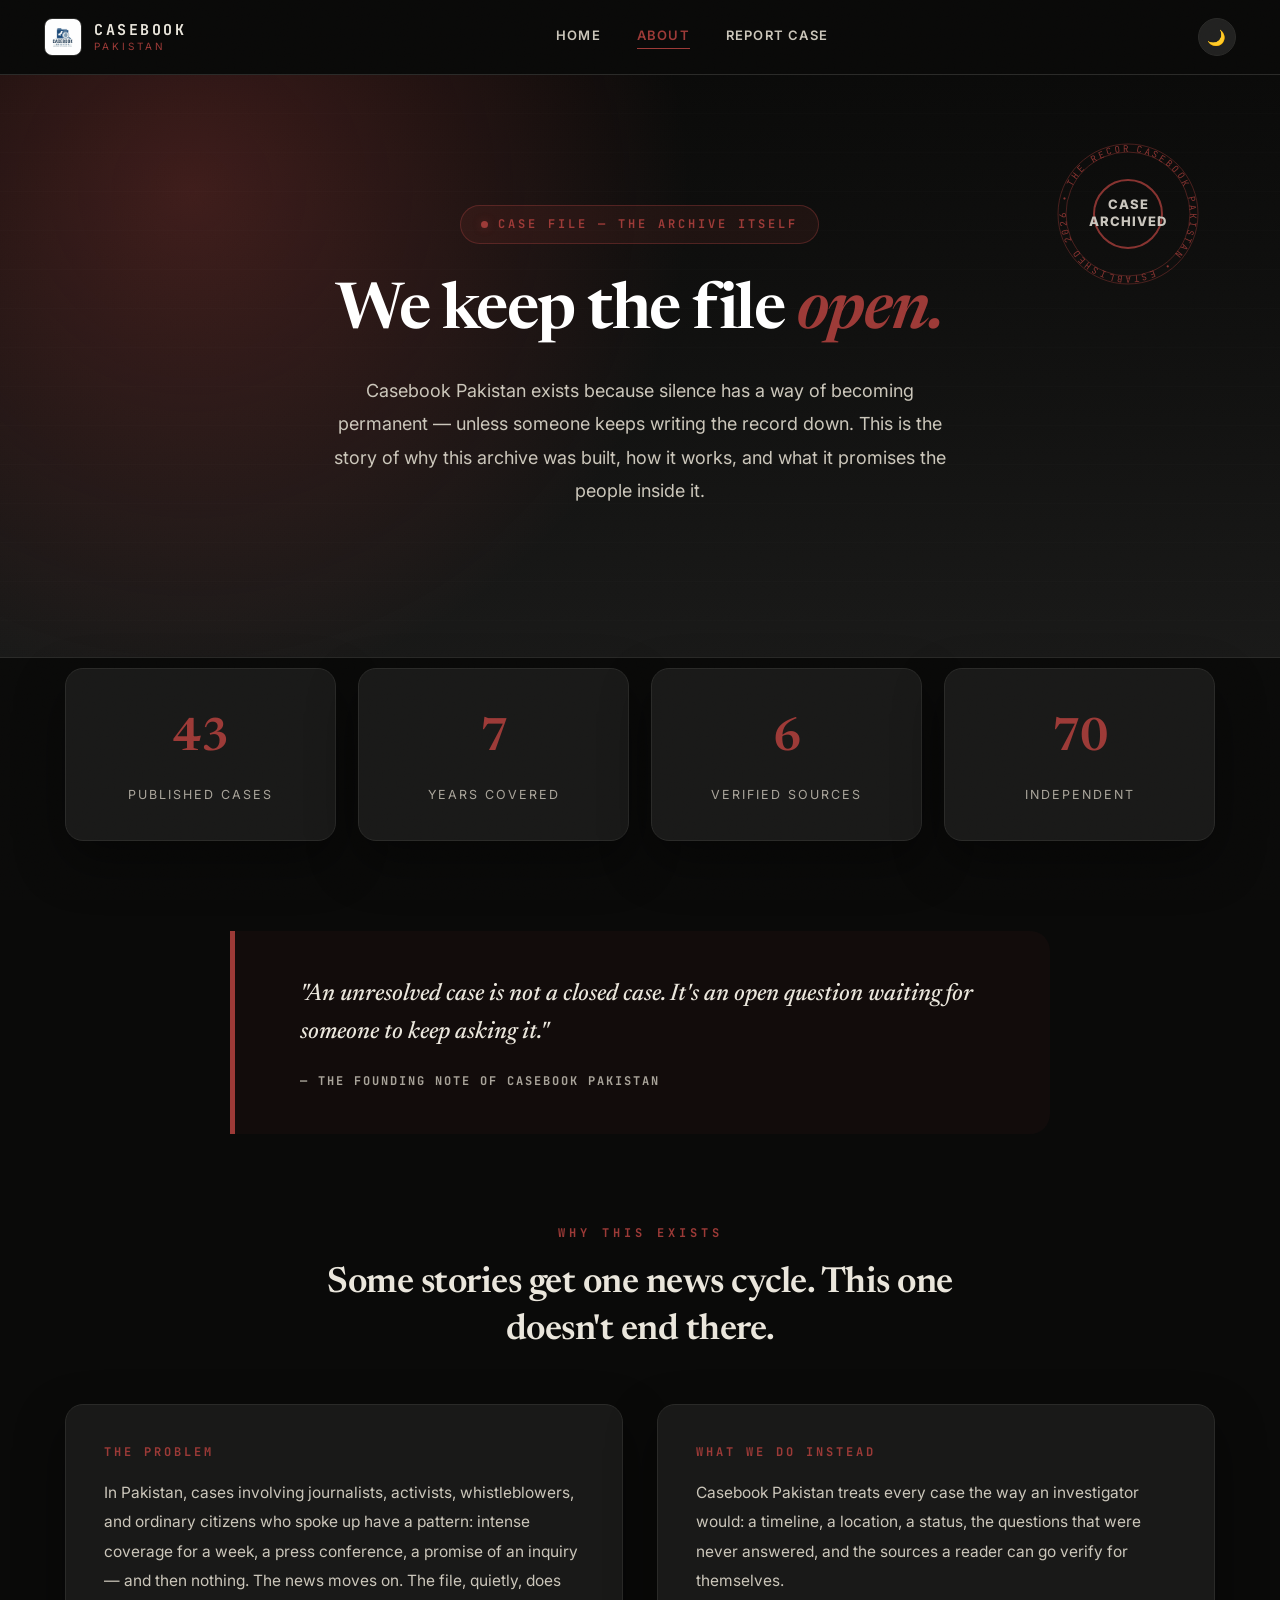
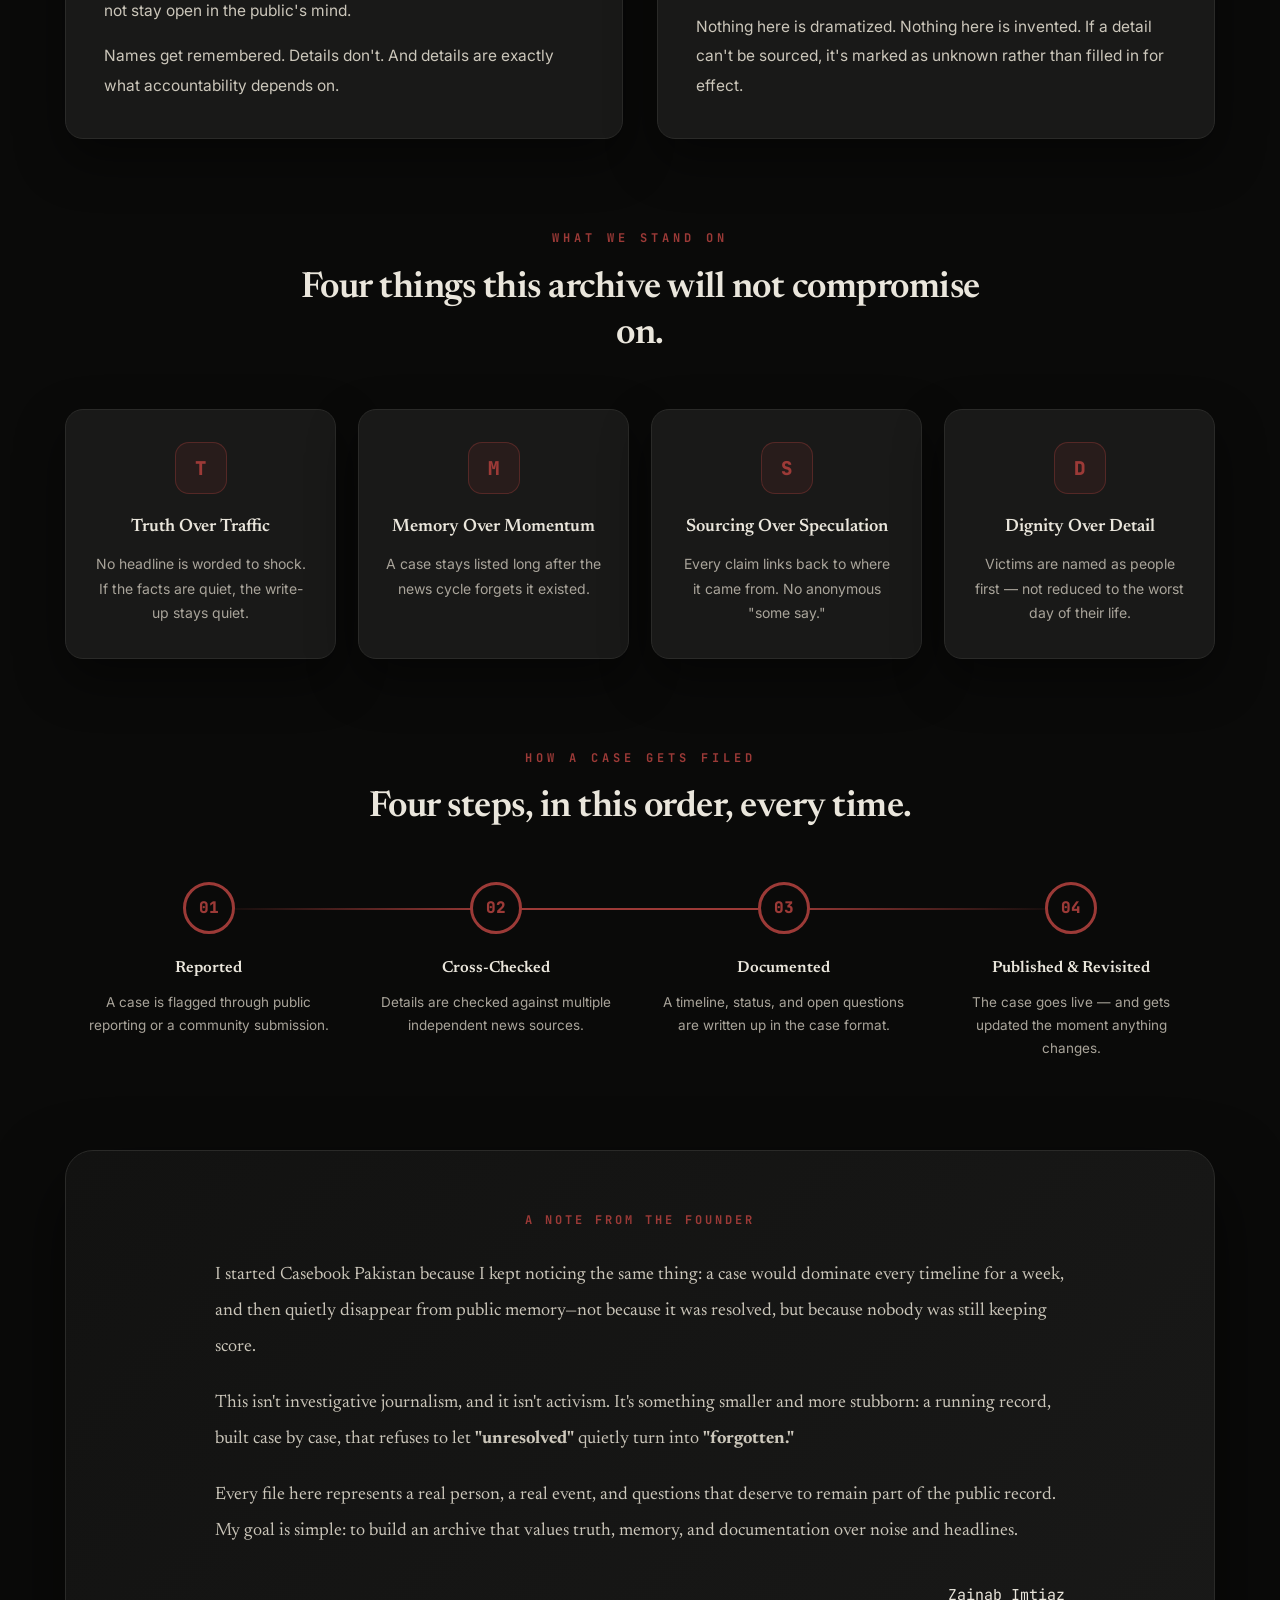
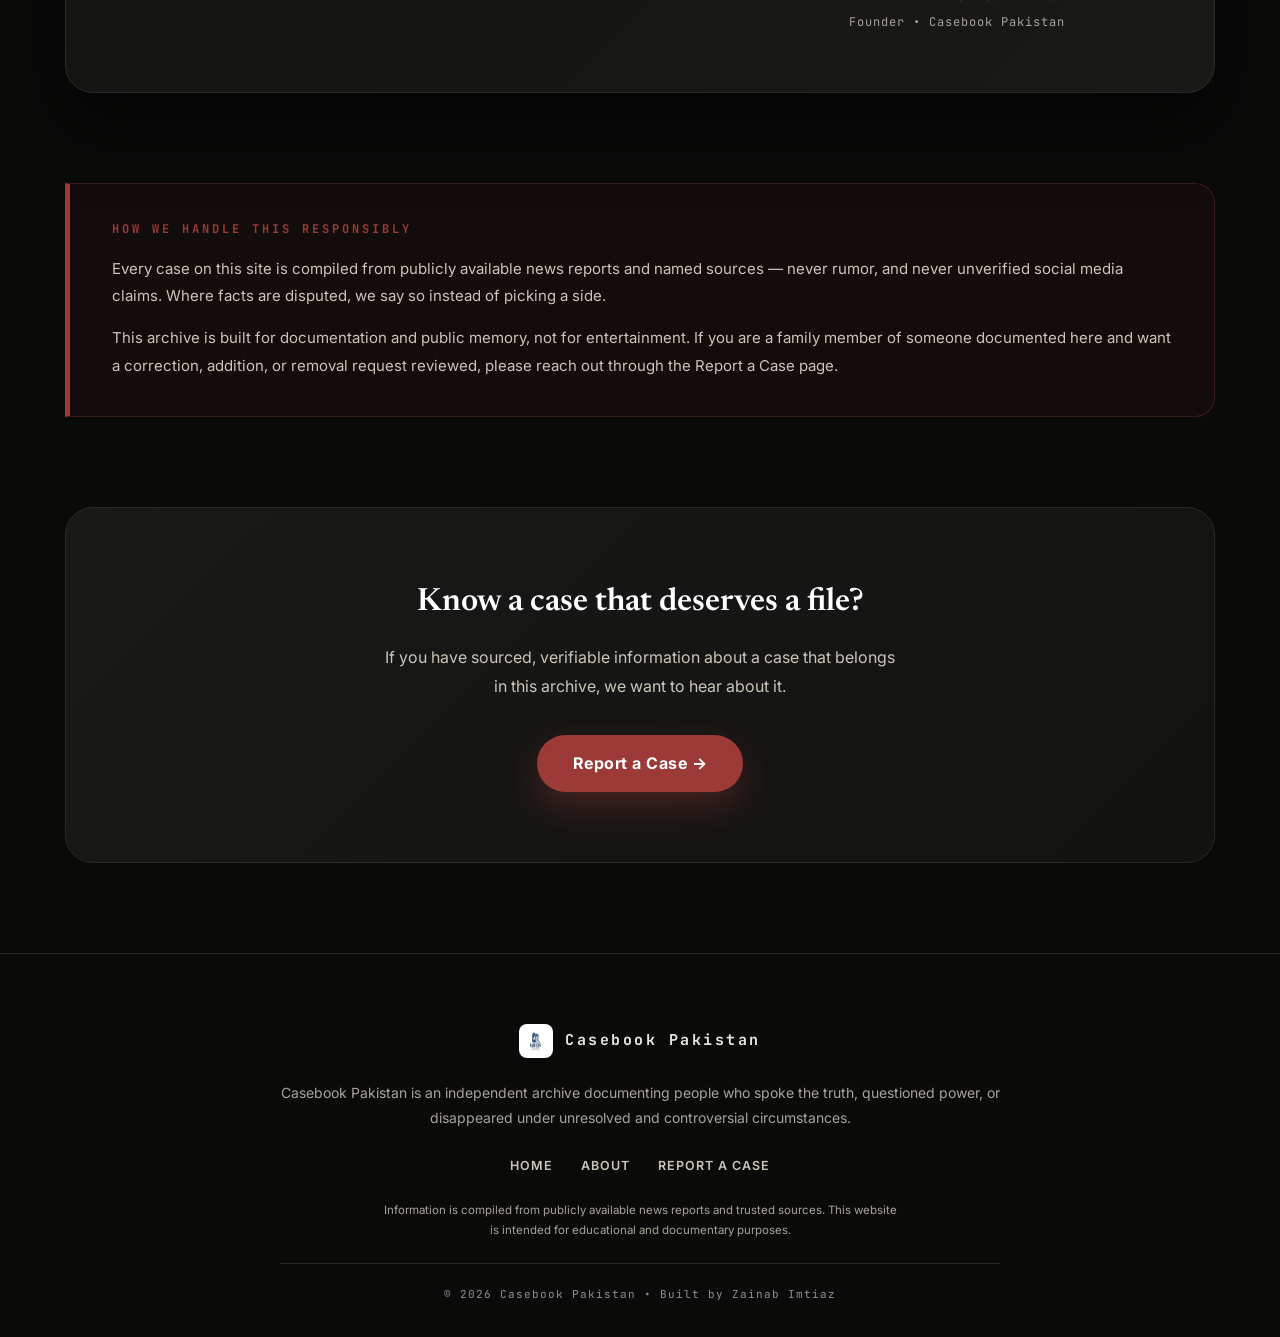
<file: about.html>
<!DOCTYPE html>
<html lang="en">
<head>
<meta charset="UTF-8">
<meta name="viewport" content="width=device-width, initial-scale=1.0">
<title>About — Casebook Pakistan</title>
<link rel="icon" type="image/png" href="images/logoCreator_imagetologo.jpg">
<link rel="stylesheet" href="site.css">

<style>
/* ===================================================
   ABOUT PAGE — page-specific rules only, extends site.css
=================================================== */

.about-hero{
    position:relative;
    overflow:hidden;
    background:
        radial-gradient(circle at 15% 20%, var(--red-glow), transparent 42%),
        linear-gradient(180deg, var(--black), var(--charcoal) 60%, var(--charcoal-2));
    padding:130px 20px 150px;
    text-align:center;
    border-bottom:1px solid var(--border-color);
}
.about-hero::before{
    content:"";
    position:absolute; inset:0;
    background-image:repeating-linear-gradient(transparent,transparent 38px,rgba(234,230,220,.02) 39px);
    pointer-events:none;
}

.file-tab{
    display:inline-flex;
    align-items:center;
    gap:10px;
    padding:9px 20px;
    border-radius:999px;
    background:rgba(154,58,55,.12);
    border:1px solid rgba(154,58,55,.4);
    color:var(--accent);
    font-family:var(--mono);
    font-size:12px;
    font-weight:700;
    letter-spacing:3px;
    text-transform:uppercase;
    margin-bottom:34px;
}
.file-tab::before{
    content:"";
    width:7px; height:7px;
    border-radius:50%;
    background:var(--red-bright);
    box-shadow:0 0 8px var(--red-glow);
}

.about-title{
    font-family:var(--serif);
    font-size:64px;
    font-weight:600;
    letter-spacing:-1.5px;
    line-height:1.1;
    color:#fff;
    max-width:820px;
    margin:0 auto 26px;
}
.about-title em{ font-style:italic; color:var(--accent); }

.about-lede{
    max-width:640px;
    margin:0 auto;
    font-size:18px;
    line-height:1.85;
    color:var(--text-secondary);
}

.stamp-wrap{ position:absolute; top:64px; right:6%; width:150px; height:150px; opacity:.85; }
.stamp-spin{ animation:stampspin 40s linear infinite; transform-origin:75px 75px; }
@keyframes stampspin{ from{transform:rotate(0deg)} to{transform:rotate(360deg)} }
.stamp-ring{ fill:none; stroke:var(--accent); stroke-width:1; opacity:.5; }
.stamp-text{ fill:var(--accent); font-family:var(--mono); font-size:9.2px; letter-spacing:2px; }
.stamp-center{ fill:none; stroke:var(--red-bright); stroke-width:2; }
.stamp-word{ fill:var(--off-white); font-family:var(--sans); font-weight:800; font-size:13px; letter-spacing:1px; text-anchor:middle; }
@media (prefers-reduced-motion:reduce){ .stamp-spin{ animation:none; } }

.about-wrap{ width:min(1150px,92%); margin:0 auto; }
.about-section{ margin:90px auto; }

.eyebrow-gold{ text-align:center; color:var(--accent); font-family:var(--mono); font-size:12px; letter-spacing:4px; font-weight:700; text-transform:uppercase; margin-bottom:18px; }
.about-h2{ text-align:center; font-family:var(--serif); font-size:36px; font-weight:600; letter-spacing:-.5px; color:var(--text-primary); max-width:720px; margin:0 auto 50px; line-height:1.3; }

.mission-quote{
    position:relative; max-width:820px; margin:0 auto;
    padding:44px 55px 44px 65px;
    border-left:5px solid var(--accent);
    background:rgba(154,58,55,.06);
    border-radius:0 20px 20px 0;
}
.mission-quote p{ font-family:var(--serif); font-style:italic; font-size:24px; line-height:1.6; font-weight:500; color:var(--text-primary); }
.mission-quote span{ display:block; margin-top:20px; font-family:var(--mono); font-size:12px; letter-spacing:2px; text-transform:uppercase; color:var(--text-muted); font-weight:700; }

.narrative-grid{ display:grid; grid-template-columns:1fr 1fr; gap:34px; }
.narrative-box{ background:var(--bg-card); border:1px solid var(--border-color); border-radius:var(--radius); padding:38px; box-shadow:var(--shadow); }
.narrative-box h3{ font-family:var(--mono); font-size:12px; letter-spacing:3px; text-transform:uppercase; color:var(--accent); margin-bottom:16px; }
.narrative-box p{ font-size:15.5px; line-height:1.9; color:var(--text-secondary); }
.narrative-box p + p{ margin-top:16px; }

.pillar-grid{ display:grid; grid-template-columns:repeat(4,1fr); gap:22px; }
.pillar-card{ background:var(--bg-card); border:1px solid var(--border-color); border-radius:var(--radius); padding:32px 26px; text-align:center; box-shadow:var(--shadow); transition:.35s; }
.pillar-card:hover{ transform:translateY(-8px); border-color:var(--accent); }
.pillar-mark{ width:52px; height:52px; margin:0 auto 20px; border-radius:14px; background:rgba(154,58,55,.12); border:1px solid rgba(154,58,55,.4); display:flex; align-items:center; justify-content:center; color:var(--accent); font-family:var(--mono); font-size:19px; font-weight:800; }
.pillar-card h4{ font-family:var(--serif); font-size:18px; font-weight:600; margin-bottom:10px; color:var(--text-primary); }
.pillar-card p{ font-size:14px; line-height:1.75; color:var(--text-muted); }

.process-line{ position:relative; display:grid; grid-template-columns:repeat(4,1fr); gap:0; }
.process-line::before{ content:""; position:absolute; top:26px; left:12.5%; right:12.5%; height:2px; background:linear-gradient(90deg,transparent,var(--accent),var(--accent),transparent); }
.process-step{ position:relative; text-align:center; padding:0 18px; }
.process-num{ position:relative; z-index:2; width:52px; height:52px; margin:0 auto 22px; border-radius:50%; background:var(--bg-body); border:3px solid var(--accent); display:flex; align-items:center; justify-content:center; font-family:var(--mono); font-weight:800; color:var(--accent); }
.process-step h4{ font-family:var(--serif); font-size:16px; font-weight:600; margin-bottom:10px; color:var(--text-primary); }
.process-step p{ font-size:13.5px; line-height:1.7; color:var(--text-muted); }

.founder-block{ background:linear-gradient(135deg,var(--charcoal),var(--charcoal-2)); border-radius:28px; padding:60px; box-shadow:var(--shadow-lift); border:1px solid var(--border-color); }
.founder-note{ max-width:850px; margin:auto; }
.founder-note h3{ font-family:var(--mono); font-size:12px; letter-spacing:3px; text-transform:uppercase; color:var(--accent); text-align:center; margin-bottom:28px; }
.founder-note p{ font-family:var(--serif); font-size:18px; line-height:2; color:var(--text-secondary); margin-bottom:20px; }
.founder-sign{ margin-top:35px; text-align:right; font-family:var(--mono); font-size:15px; color:var(--text-primary); }
.founder-sign span{ display:block; margin-top:6px; font-size:12px; color:var(--text-muted); letter-spacing:1px; }

.ethics-box{ background:rgba(154,58,55,.06); border:1px solid rgba(154,58,55,.3); border-left:5px solid var(--red-bright); border-radius:0 20px 20px 0; padding:36px 42px; }
.ethics-box h3{ font-family:var(--mono); font-size:12px; letter-spacing:3px; text-transform:uppercase; color:var(--accent); margin-bottom:16px; }
.ethics-box p{ font-size:15px; line-height:1.85; color:var(--text-secondary); }
.ethics-box p + p{ margin-top:14px; }

.about-cta{ text-align:center; background:linear-gradient(135deg,var(--charcoal-2),var(--charcoal)); border-radius:28px; padding:70px 30px; position:relative; overflow:hidden; border:1px solid var(--border-color); }
.about-cta h2{ font-family:var(--serif); font-size:32px; font-weight:600; color:#fff; max-width:560px; margin:0 auto 16px; }
.about-cta p{ color:var(--text-secondary); max-width:520px; margin:0 auto 34px; line-height:1.8; }
.cta-btn{ display:inline-block; padding:16px 36px; border-radius:999px; background:var(--red-bright); color:#fff; font-weight:700; letter-spacing:.5px; transition:.3s; box-shadow:0 15px 35px var(--red-glow); }
.cta-btn:hover{ transform:translateY(-4px); background:var(--red); }

.stats-grid{ display:grid; grid-template-columns:repeat(4,1fr); gap:22px; margin-top:-80px; position:relative; z-index:5; }
.about-stat{ background:var(--bg-card); border:1px solid var(--border-color); border-radius:var(--radius); padding:35px; text-align:center; box-shadow:var(--shadow); transition:.3s; }
.about-stat:hover{ transform:translateY(-8px); border-color:var(--accent); }
.about-stat h2{ font-family:var(--serif); font-size:46px; color:var(--accent); margin-bottom:10px; font-weight:600; }
.about-stat p{ color:var(--text-muted); letter-spacing:2px; font-size:12.5px; text-transform:uppercase; }

@media(max-width:1000px){
    .about-title{font-size:42px;}
    .narrative-grid{grid-template-columns:1fr;}
    .pillar-grid{grid-template-columns:repeat(2,1fr);}
    .process-line{grid-template-columns:repeat(2,1fr);row-gap:40px;}
    .process-line::before{display:none;}
    .founder-block{padding:35px;}
    .stamp-wrap{display:none;}
    .stats-grid{grid-template-columns:repeat(2,1fr); margin-top:30px;}
}
@media(max-width:600px){
    .about-hero{padding:90px 18px 100px;}
    .about-title{font-size:30px;letter-spacing:-.5px;}
    .about-h2{font-size:25px;}
    .mission-quote{padding:32px 26px 32px 32px;}
    .mission-quote p{font-size:19px;}
    .pillar-grid{grid-template-columns:1fr;}
    .ethics-box,.narrative-box{padding:26px;}
    .founder-block{padding:26px;}
    .founder-note p{font-size:16px;line-height:1.8;}
    .about-cta{padding:48px 22px;}
    .about-cta h2{font-size:25px;}
    .stats-grid{grid-template-columns:1fr;}
}
</style>
</head>

<body>

<header>
<div class="logo" onclick="window.location.href='index.html'">
<img src="images/logoCreator_imagetologo.jpg" alt="Casebook Pakistan Logo">
<div class="logo-text"><span>CASEBOOK</span><small>Pakistan</small></div>
</div>
<nav id="site-nav">
<a href="index.html">Home</a>
<a href="about.html" class="nav-active">About</a>
<a href="report.html">Report Case</a>
</nav>
<div class="right-side">
<button id="themeToggle" aria-label="Toggle light and dark mode">🌙</button>
</div>
</header>

<!-- ================= HERO ================= -->
<section class="about-hero">

<div class="stamp-wrap">
<svg viewBox="0 0 150 150" width="150" height="150">
<g class="stamp-spin">
<circle class="stamp-ring" cx="75" cy="75" r="70"></circle>
<circle class="stamp-ring" cx="75" cy="75" r="62"></circle>
<path id="stamp-arc" d="M 75 13 A 62 62 0 1 1 74.9 13" fill="none"></path>
<text class="stamp-text"><textPath href="#stamp-arc" startOffset="2%">CASEBOOK PAKISTAN • ESTABLISHED 2026 • THE RECORD STAYS OPEN •</textPath></text>
</g>
<circle class="stamp-center" cx="75" cy="75" r="34"></circle>
<text class="stamp-word" x="75" y="70">CASE</text>
<text class="stamp-word" x="75" y="87">ARCHIVED</text>
</svg>
</div>

<div class="about-wrap">
<div class="file-tab">Case File — The Archive Itself</div>
<h1 class="about-title">We keep the file <em>open.</em></h1>
<p class="about-lede">Casebook Pakistan exists because silence has a way of becoming permanent — unless someone keeps writing the record down. This is the story of why this archive was built, how it works, and what it promises the people inside it.</p>
</div>
</section>

<!-- ================= STATS ================= -->
<section class="about-section about-wrap">
<div class="stats-grid reveal">
<div class="about-stat"><h2 class="counter" data-target="43">0</h2><p>Published Cases</p></div>
<div class="about-stat"><h2 class="counter" data-target="7">0</h2><p>Years Covered</p></div>
<div class="about-stat"><h2 class="counter" data-target="6">0</h2><p>Verified Sources</p></div>
<div class="about-stat"><h2 class="counter" data-target="100">0</h2><p>Independent</p></div>
</div>
</section>

<!-- ================= MISSION ================= -->
<section class="about-section about-wrap reveal">
<div class="mission-quote">
<p>"An unresolved case is not a closed case. It's an open question waiting for someone to keep asking it."</p>
<span>— The founding note of Casebook Pakistan</span>
</div>
</section>

<!-- ================= NARRATIVE ================= -->
<section class="about-section about-wrap">
<p class="eyebrow-gold reveal">Why This Exists</p>
<h2 class="about-h2 reveal">Some stories get one news cycle. This one doesn't end there.</h2>
<div class="narrative-grid">
<div class="narrative-box reveal">
<h3>The Problem</h3>
<p>In Pakistan, cases involving journalists, activists, whistleblowers, and ordinary citizens who spoke up have a pattern: intense coverage for a week, a press conference, a promise of an inquiry — and then nothing. The news moves on. The file, quietly, does not stay open in the public's mind.</p>
<p>Names get remembered. Details don't. And details are exactly what accountability depends on.</p>
</div>
<div class="narrative-box reveal">
<h3>What We Do Instead</h3>
<p>Casebook Pakistan treats every case the way an investigator would: a timeline, a location, a status, the questions that were never answered, and the sources a reader can go verify for themselves.</p>
<p>Nothing here is dramatized. Nothing here is invented. If a detail can't be sourced, it's marked as unknown rather than filled in for effect.</p>
</div>
</div>
</section>

<!-- ================= PILLARS ================= -->
<section class="about-section about-wrap">
<p class="eyebrow-gold reveal">What We Stand On</p>
<h2 class="about-h2 reveal">Four things this archive will not compromise on.</h2>
<div class="pillar-grid">
<div class="pillar-card reveal"><div class="pillar-mark">T</div><h4>Truth Over Traffic</h4><p>No headline is worded to shock. If the facts are quiet, the write-up stays quiet.</p></div>
<div class="pillar-card reveal"><div class="pillar-mark">M</div><h4>Memory Over Momentum</h4><p>A case stays listed long after the news cycle forgets it existed.</p></div>
<div class="pillar-card reveal"><div class="pillar-mark">S</div><h4>Sourcing Over Speculation</h4><p>Every claim links back to where it came from. No anonymous "some say."</p></div>
<div class="pillar-card reveal"><div class="pillar-mark">D</div><h4>Dignity Over Detail</h4><p>Victims are named as people first — not reduced to the worst day of their life.</p></div>
</div>
</section>

<!-- ================= PROCESS ================= -->
<section class="about-section about-wrap">
<p class="eyebrow-gold reveal">How A Case Gets Filed</p>
<h2 class="about-h2 reveal">Four steps, in this order, every time.</h2>
<div class="process-line">
<div class="process-step reveal"><div class="process-num">01</div><h4>Reported</h4><p>A case is flagged through public reporting or a community submission.</p></div>
<div class="process-step reveal"><div class="process-num">02</div><h4>Cross-Checked</h4><p>Details are checked against multiple independent news sources.</p></div>
<div class="process-step reveal"><div class="process-num">03</div><h4>Documented</h4><p>A timeline, status, and open questions are written up in the case format.</p></div>
<div class="process-step reveal"><div class="process-num">04</div><h4>Published &amp; Revisited</h4><p>The case goes live — and gets updated the moment anything changes.</p></div>
</div>
</section>

<!-- ================= FOUNDER NOTE ================= -->
<section class="about-section about-wrap">
<div class="founder-block reveal">
<div class="founder-note">
<h3>A Note From The Founder</h3>
<p>I started Casebook Pakistan because I kept noticing the same thing: a case would dominate every timeline for a week, and then quietly disappear from public memory—not because it was resolved, but because nobody was still keeping score.</p>
<p>This isn't investigative journalism, and it isn't activism. It's something smaller and more stubborn: a running record, built case by case, that refuses to let <strong>"unresolved"</strong> quietly turn into <strong>"forgotten."</strong></p>
<p>Every file here represents a real person, a real event, and questions that deserve to remain part of the public record. My goal is simple: to build an archive that values truth, memory, and documentation over noise and headlines.</p>
<div class="founder-sign">Zainab Imtiaz<span>Founder • Casebook Pakistan</span></div>
</div>
</div>
</section>

<!-- ================= ETHICS ================= -->
<section class="about-section about-wrap">
<div class="ethics-box reveal">
<h3>How We Handle This Responsibly</h3>
<p>Every case on this site is compiled from publicly available news reports and named sources — never rumor, and never unverified social media claims. Where facts are disputed, we say so instead of picking a side.</p>
<p>This archive is built for documentation and public memory, not for entertainment. If you are a family member of someone documented here and want a correction, addition, or removal request reviewed, please reach out through the Report a Case page.</p>
</div>
</section>

<!-- ================= CTA ================= -->
<section class="about-section about-wrap">
<div class="about-cta reveal">
<h2>Know a case that deserves a file?</h2>
<p>If you have sourced, verifiable information about a case that belongs in this archive, we want to hear about it.</p>
<a class="cta-btn" href="report.html">Report a Case →</a>
</div>
</section>

<footer>
<div class="footer-container">
<div class="footer-brand"><img src="images/logoCreator_imagetologo.jpg" alt="Casebook Pakistan"><h2>Casebook Pakistan</h2></div>
<p class="footer-description">Casebook Pakistan is an independent archive documenting people who spoke the truth, questioned power, or disappeared under unresolved and controversial circumstances.</p>
<div class="footer-links"><a href="index.html">Home</a><a href="about.html">About</a><a href="report.html">Report a Case</a></div>
<div class="footer-note">Information is compiled from publicly available news reports and trusted sources. This website is intended for educational and documentary purposes.</div>
<div class="footer-bottom">© 2026 Casebook Pakistan • Built by Zainab Imtiaz</div>
</div>
</footer>

<script>
(function () {
    var toggleBtn = document.getElementById("themeToggle");
    var saved = localStorage.getItem("cb-theme");
    if (saved === "light") {
        document.body.classList.add("light-mode");
        toggleBtn.textContent = "☀️";
    } else {
        toggleBtn.textContent = "🌙";
    }
    toggleBtn.addEventListener("click", function () {
        document.body.classList.toggle("light-mode");
        var isLight = document.body.classList.contains("light-mode");
        toggleBtn.textContent = isLight ? "☀️" : "🌙";
        localStorage.setItem("cb-theme", isLight ? "light" : "dark");
    });
})();

(function () {
    var items = document.querySelectorAll(".reveal");
    var observer = new IntersectionObserver(function(entries){
        entries.forEach(function(entry){
            if (entry.isIntersecting) {
                entry.target.classList.add("show");
                observer.unobserve(entry.target);
            }
        });
    }, { threshold: 0.12 });
    items.forEach(function(el){ observer.observe(el); });
})();

var counters = document.querySelectorAll(".counter");
counters.forEach(function (counter) {
    var target = Number(counter.dataset.target);
    var count = 0;
    var speed = 30;
    function update() {
        if (count < target) {
            count++;
            counter.innerText = count;
            setTimeout(update, speed);
        }
    }
    update();
});
</script>

</body>
</html>
</file>
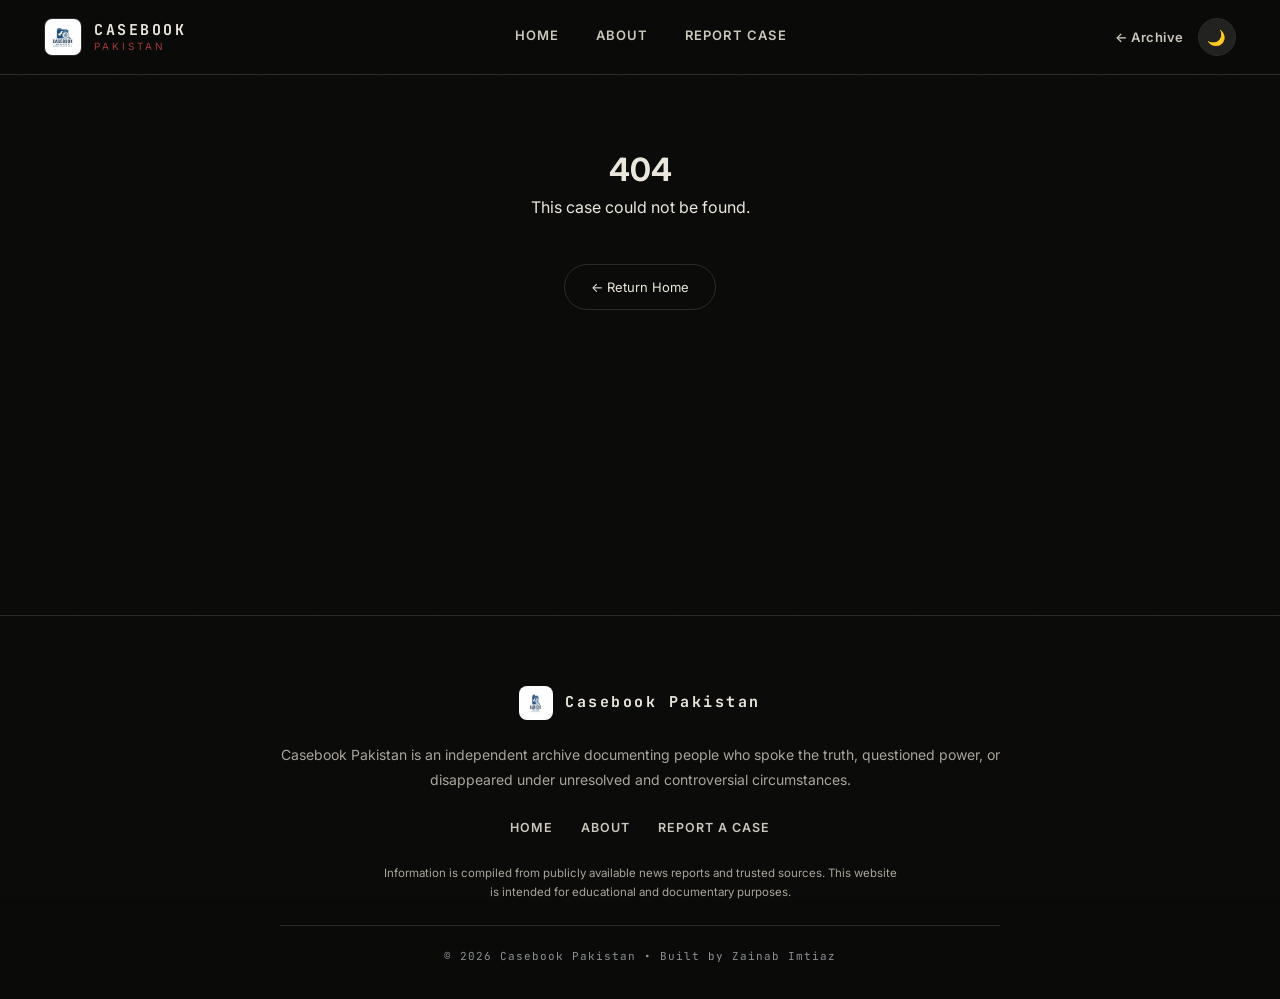
<file: case.html>
<!DOCTYPE html>
<html lang="en">
<head>
<meta charset="UTF-8">
<meta name="viewport" content="width=device-width, initial-scale=1.0">
<title>Casebook Pakistan — Case File</title>
<link rel="icon" type="image/png" href="images/logoCreator_imagetologo.jpg">
<link rel="stylesheet" href="site.css">
</head>
<body>

<header>
<div class="logo" onclick="window.location.href='index.html'">
<img src="images/logoCreator_imagetologo.jpg" alt="Casebook Pakistan Logo">
<div class="logo-text"><span>CASEBOOK</span><small>Pakistan</small></div>
</div>

<nav id="site-nav">
<a href="index.html">Home</a>
<a href="about.html">About</a>
<a href="report.html">Report Case</a>
</nav>

<div class="right-side">
<a href="index.html" style="color:var(--text-secondary);font-weight:600;font-size:13px;letter-spacing:.5px;">← Archive</a>
<button id="themeToggle" aria-label="Toggle light and dark mode">🌙</button>
</div>
</header>

<div class="container" id="case-container">
<div style="padding:6rem 2rem;text-align:center;color:var(--text-muted);font-family:var(--mono);letter-spacing:1px;">Loading case file…</div>
</div>

<footer>
<div class="footer-container">
<div class="footer-brand">
<img src="images/logoCreator_imagetologo.jpg" alt="Casebook Pakistan">
<h2>Casebook Pakistan</h2>
</div>
<p class="footer-description">Casebook Pakistan is an independent archive documenting people who spoke the truth, questioned power, or disappeared under unresolved and controversial circumstances.</p>
<div class="footer-links">
<a href="index.html">Home</a>
<a href="about.html">About</a>
<a href="report.html">Report a Case</a>
</div>
<div class="footer-note">Information is compiled from publicly available news reports and trusted sources. This website is intended for educational and documentary purposes.</div>
<div class="footer-bottom">© 2026 Casebook Pakistan • Built by Zainab Imtiaz</div>
</div>
</footer>

<script>
(function(){
    var toggleBtn = document.getElementById("themeToggle");
    var saved = localStorage.getItem("cb-theme");
    if(saved === "light"){
        document.body.classList.add("light-mode");
        toggleBtn.textContent = "☀️";
    } else {
        toggleBtn.textContent = "🌙";
    }
    toggleBtn.addEventListener("click", function(){
        document.body.classList.toggle("light-mode");
        var isLight = document.body.classList.contains("light-mode");
        toggleBtn.textContent = isLight ? "☀️" : "🌙";
        localStorage.setItem("cb-theme", isLight ? "light" : "dark");
    });
})();
</script>

<script src="cases.js"></script>
<script src="app.js"></script>

</body>
</html>
</file>
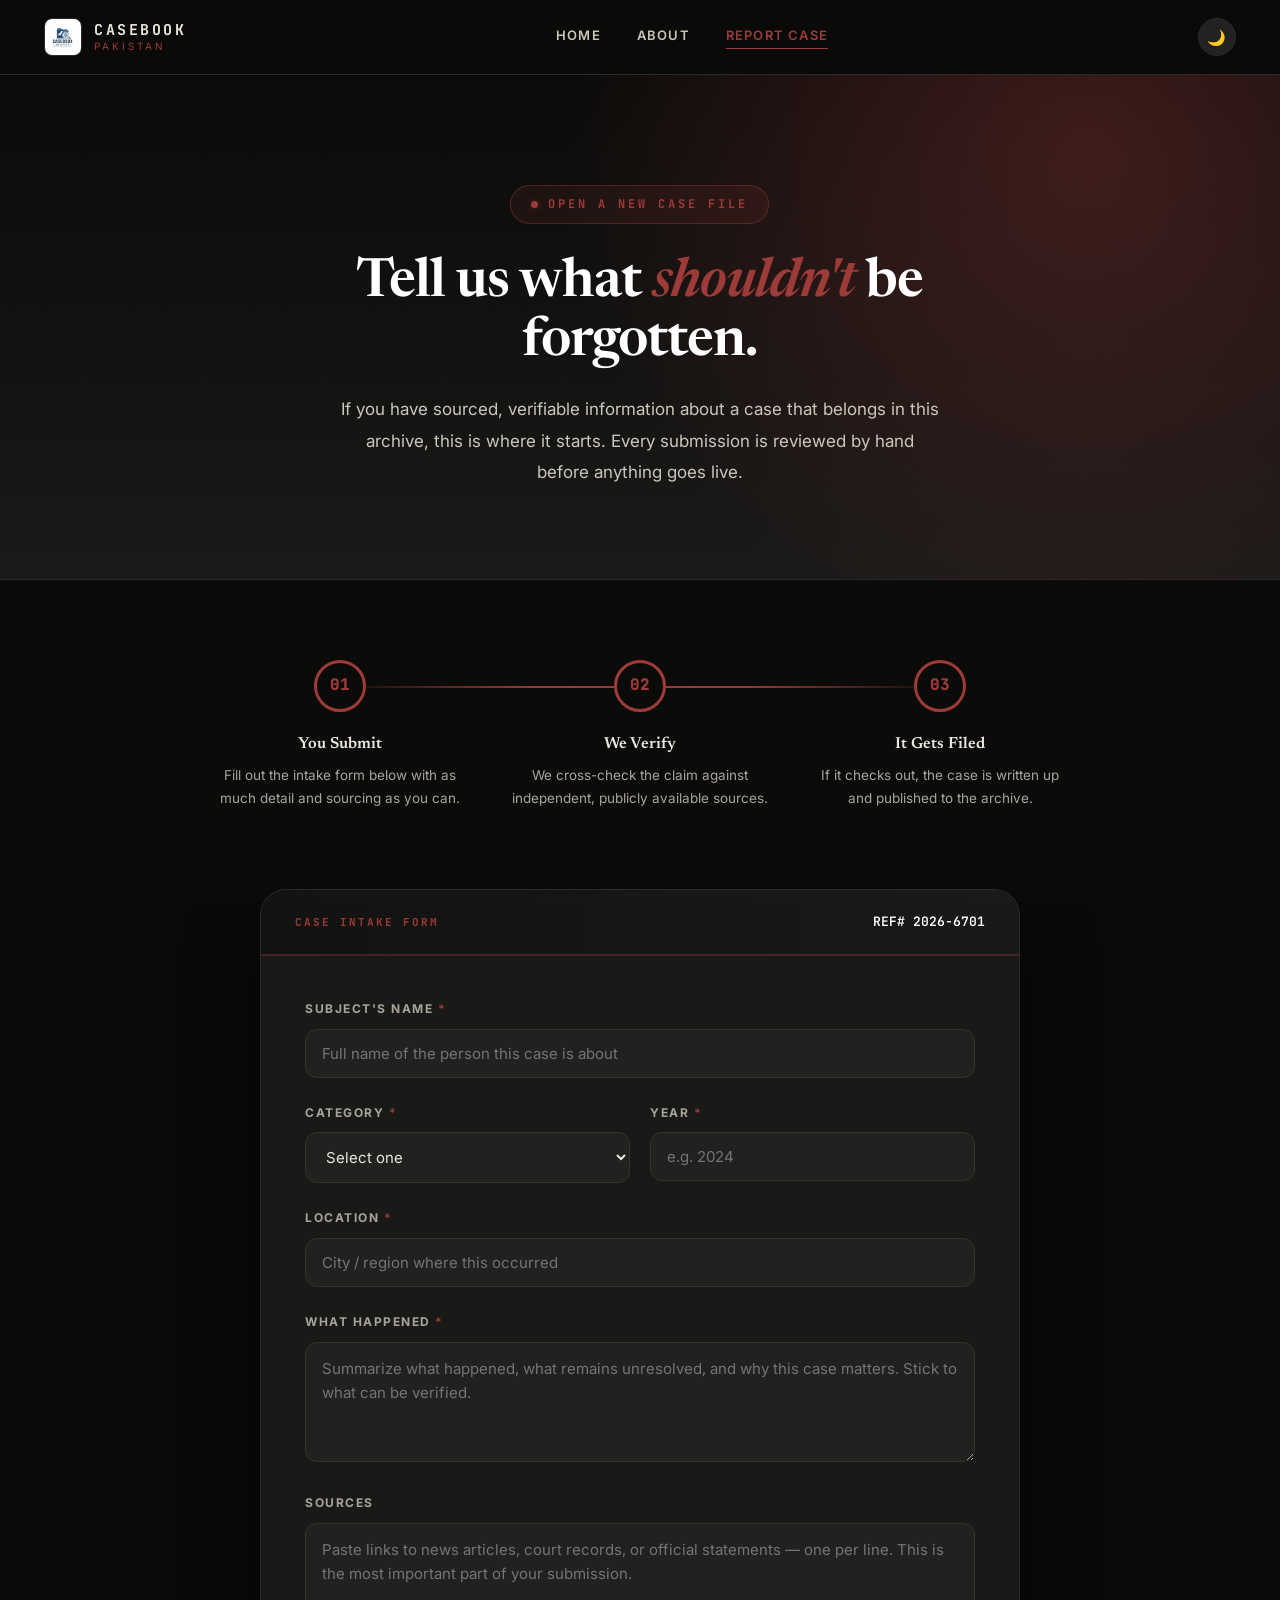
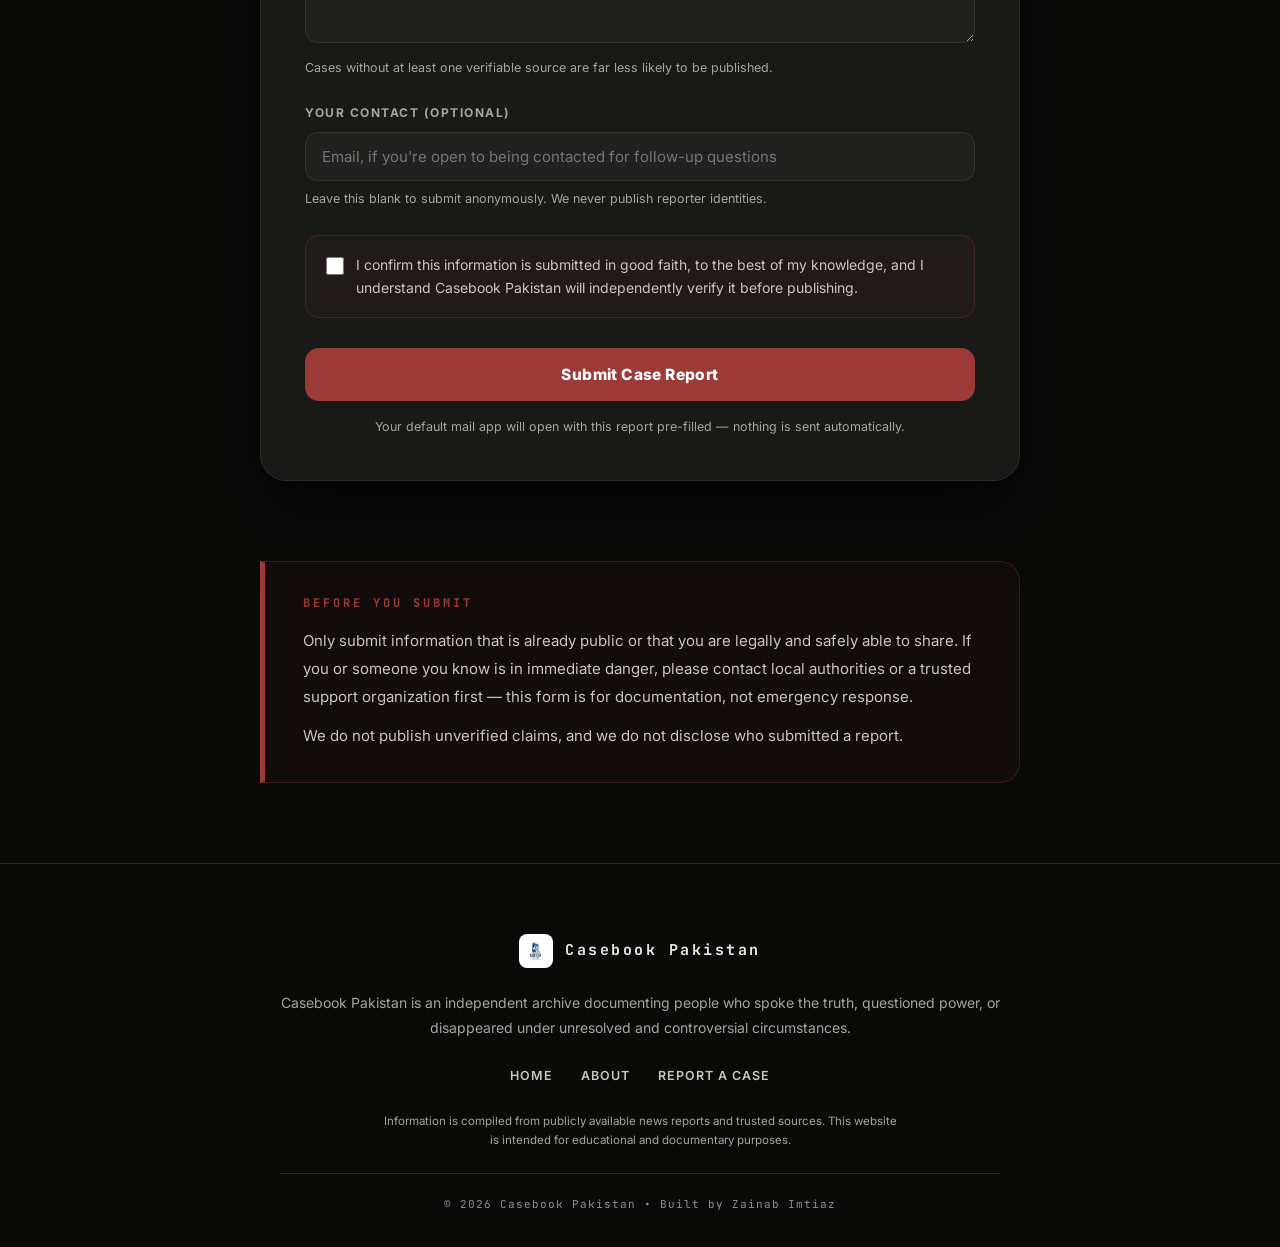
<file: report.html>
<!DOCTYPE html>
<html lang="en">
<head>
<meta charset="UTF-8">
<meta name="viewport" content="width=device-width, initial-scale=1.0">
<title>Report a Case — Casebook Pakistan</title>
<link rel="icon" type="image/png" href="images/logoCreator_imagetologo.jpg">
<link rel="stylesheet" href="site.css">

<style>
/* ===================================================
   REPORT PAGE — page-specific rules only, extends site.css
=================================================== */

.report-hero{
    position:relative; overflow:hidden;
    background:
        radial-gradient(circle at 85% 15%, var(--red-glow), transparent 45%),
        linear-gradient(180deg, var(--black), var(--charcoal) 60%, var(--charcoal-2));
    padding:110px 20px 90px;
    text-align:center;
    border-bottom:1px solid var(--border-color);
}

.file-tab{
    display:inline-flex; align-items:center; gap:10px;
    padding:9px 20px; border-radius:999px;
    background:rgba(154,58,55,.12); border:1px solid rgba(154,58,55,.4);
    color:var(--accent); font-family:var(--mono); font-size:12px; font-weight:700;
    letter-spacing:3px; text-transform:uppercase; margin-bottom:30px;
}
.file-tab::before{ content:""; width:7px; height:7px; border-radius:50%; background:var(--red-bright); box-shadow:0 0 8px var(--red-glow); }

.report-title{ font-family:var(--serif); font-size:54px; font-weight:600; letter-spacing:-1px; line-height:1.1; color:#fff; max-width:760px; margin:0 auto 22px; }
.report-title em{ font-style:italic; color:var(--accent); }
.report-lede{ max-width:600px; margin:0 auto; font-size:17px; line-height:1.85; color:var(--text-secondary); }

.about-wrap{ width:min(1150px,92%); margin:0 auto; }
.about-section{ margin:80px auto; }

.process-line{ position:relative; display:grid; grid-template-columns:repeat(3,1fr); gap:0; max-width:900px; margin:0 auto; }
.process-line::before{ content:""; position:absolute; top:26px; left:16%; right:16%; height:2px; background:linear-gradient(90deg,transparent,var(--accent),var(--accent),transparent); }
.process-step{ position:relative; text-align:center; padding:0 18px; }
.process-num{ position:relative; z-index:2; width:52px; height:52px; margin:0 auto 20px; border-radius:50%; background:var(--bg-body); border:3px solid var(--accent); display:flex; align-items:center; justify-content:center; font-family:var(--mono); font-weight:800; color:var(--accent); }
.process-step h4{ font-family:var(--serif); font-size:16px; font-weight:600; margin-bottom:8px; color:var(--text-primary); }
.process-step p{ font-size:13.5px; line-height:1.65; color:var(--text-muted); }
@media(max-width:700px){ .process-line{grid-template-columns:1fr;row-gap:34px;} .process-line::before{display:none;} }

.dossier{ position:relative; max-width:760px; margin:0 auto; background:var(--bg-card); border:1px solid var(--border-color); border-radius:26px; box-shadow:var(--shadow-lift); overflow:hidden; }
.dossier-strip{ display:flex; justify-content:space-between; align-items:center; padding:22px 34px; background:linear-gradient(90deg,var(--charcoal),var(--charcoal-2)); border-bottom:2px solid rgba(154,58,55,.4); }
.dossier-strip .label{ color:var(--accent); font-family:var(--mono); font-size:11px; letter-spacing:2px; text-transform:uppercase; font-weight:700; }
.dossier-strip .ref{ color:#fff; font-family:var(--mono); font-size:13px; font-weight:600; }
.dossier-body{ padding:44px; }

.field{ margin-bottom:26px; }
.field label{ display:block; font-size:12px; letter-spacing:1.5px; text-transform:uppercase; font-weight:700; color:var(--text-muted); margin-bottom:10px; }
.field .req{ color:var(--red-bright); }
.field input, .field select, .field textarea{
    width:100%; padding:14px 16px; border-radius:12px;
    border:1px solid var(--input-border); background:var(--input-bg); color:var(--text-primary);
    font-size:15px; font-family:var(--sans); outline:none; transition:.25s;
}
.field textarea{ resize:vertical; min-height:120px; line-height:1.6; }
.field input:focus, .field select:focus, .field textarea:focus{ border-color:var(--accent); box-shadow:0 0 0 4px var(--red-glow); }
.field-row{ display:grid; grid-template-columns:1fr 1fr; gap:20px; }
.hint{ margin-top:8px; font-size:12.5px; color:var(--text-muted); line-height:1.6; }

.consent{ display:flex; align-items:flex-start; gap:12px; padding:18px 20px; border-radius:14px; background:rgba(154,58,55,.06); border:1px solid rgba(154,58,55,.3); margin-bottom:30px; }
.consent input{ margin-top:3px; accent-color:var(--red-bright); width:18px; height:18px; flex-shrink:0; }
.consent label{ font-size:14px; line-height:1.6; color:var(--text-secondary); }

.submit-btn{ width:100%; padding:17px; border:none; border-radius:14px; background:var(--red-bright); color:#fff; font-size:15.5px; font-weight:800; letter-spacing:.4px; cursor:pointer; transition:.3s; }
.submit-btn:hover{ background:var(--red); transform:translateY(-3px); box-shadow:var(--shadow-lift); }
.submit-note{ margin-top:16px; text-align:center; font-size:12.5px; color:var(--text-muted); }

.confirm{ display:none; text-align:center; padding:60px 40px; }
.confirm.active{ display:block; }
.confirm-mark{ width:66px; height:66px; margin:0 auto 24px; border-radius:50%; background:rgba(154,58,55,.14); border:2px solid var(--accent); display:flex; align-items:center; justify-content:center; color:var(--accent); font-size:28px; font-weight:800; }
.confirm h3{ font-family:var(--serif); font-size:23px; color:var(--text-primary); margin-bottom:14px; }
.confirm p{ font-size:15.5px; color:var(--text-muted); max-width:440px; margin:0 auto; line-height:1.8; }
.form-state.hidden{ display:none; }

.ethics-box{ max-width:760px; margin:0 auto; background:rgba(154,58,55,.06); border:1px solid rgba(154,58,55,.3); border-left:5px solid var(--red-bright); border-radius:0 20px 20px 0; padding:32px 38px; }
.ethics-box h3{ font-family:var(--mono); font-size:12px; letter-spacing:3px; text-transform:uppercase; color:var(--accent); margin-bottom:14px; }
.ethics-box p{ font-size:15px; line-height:1.85; color:var(--text-secondary); }
.ethics-box p + p{ margin-top:12px; }

@media(max-width:700px){
    .report-title{font-size:34px;}
    .field-row{grid-template-columns:1fr;}
    .dossier-body{padding:28px;}
    .dossier-strip{padding:18px 22px;flex-direction:column;gap:8px;align-items:flex-start;}
}
@media(max-width:420px){
    .report-hero{padding:75px 16px 65px;}
    .report-title{font-size:27px;}
    .report-lede{font-size:16px;}
    .dossier-body{padding:20px;}
    .field input,.field select,.field textarea{padding:12px 14px;font-size:14.5px;}
    .file-tab{font-size:11px;padding:8px 16px;}
}
</style>
</head>

<body>

<header>
<div class="logo" onclick="window.location.href='index.html'">
<img src="images/logoCreator_imagetologo.jpg" alt="Casebook Pakistan Logo">
<div class="logo-text"><span>CASEBOOK</span><small>Pakistan</small></div>
</div>
<nav id="site-nav">
<a href="index.html">Home</a>
<a href="about.html">About</a>
<a href="report.html" class="nav-active">Report Case</a>
</nav>
<div class="right-side">
<button id="themeToggle" aria-label="Toggle light and dark mode">🌙</button>
</div>
</header>

<!-- ================= HERO ================= -->
<section class="report-hero">
<div class="about-wrap">
<div class="file-tab">Open A New Case File</div>
<h1 class="report-title">Tell us what <em>shouldn't</em> be forgotten.</h1>
<p class="report-lede">If you have sourced, verifiable information about a case that belongs in this archive, this is where it starts. Every submission is reviewed by hand before anything goes live.</p>
</div>
</section>

<!-- ================= PROCESS ================= -->
<section class="about-section about-wrap">
<div class="process-line">
<div class="process-step reveal"><div class="process-num">01</div><h4>You Submit</h4><p>Fill out the intake form below with as much detail and sourcing as you can.</p></div>
<div class="process-step reveal"><div class="process-num">02</div><h4>We Verify</h4><p>We cross-check the claim against independent, publicly available sources.</p></div>
<div class="process-step reveal"><div class="process-num">03</div><h4>It Gets Filed</h4><p>If it checks out, the case is written up and published to the archive.</p></div>
</div>
</section>

<!-- ================= FORM ================= -->
<section class="about-section about-wrap">
<div class="dossier reveal">

<div class="dossier-strip">
<span class="label mono">Case Intake Form</span>
<span class="ref mono" id="ref-number">REF# —</span>
</div>

<div class="dossier-body">

<form id="report-form" class="form-state">

<div class="field">
<label>Subject's Name <span class="req">*</span></label>
<input type="text" id="f-name" placeholder="Full name of the person this case is about" required>
</div>

<div class="field-row">
<div class="field">
<label>Category <span class="req">*</span></label>
<select id="f-category" required>
<option value="" disabled selected>Select one</option>
<option>Journalist / Media</option>
<option>Activist / Human Rights</option>
<option>Whistleblower</option>
<option>Enforced Disappearance</option>
<option>Custodial / Police Incident</option>
<option>Other</option>
</select>
</div>
<div class="field">
<label>Year <span class="req">*</span></label>
<input type="number" id="f-year" placeholder="e.g. 2024" min="1980" max="2026" required>
</div>
</div>

<div class="field">
<label>Location <span class="req">*</span></label>
<input type="text" id="f-location" placeholder="City / region where this occurred" required>
</div>

<div class="field">
<label>What Happened <span class="req">*</span></label>
<textarea id="f-description" placeholder="Summarize what happened, what remains unresolved, and why this case matters. Stick to what can be verified." required></textarea>
</div>

<div class="field">
<label>Sources</label>
<textarea id="f-sources" placeholder="Paste links to news articles, court records, or official statements — one per line. This is the most important part of your submission."></textarea>
<p class="hint">Cases without at least one verifiable source are far less likely to be published.</p>
</div>

<div class="field">
<label>Your Contact (Optional)</label>
<input type="text" id="f-contact" placeholder="Email, if you're open to being contacted for follow-up questions">
<p class="hint">Leave this blank to submit anonymously. We never publish reporter identities.</p>
</div>

<div class="consent">
<input type="checkbox" id="f-consent" required>
<label for="f-consent">I confirm this information is submitted in good faith, to the best of my knowledge, and I understand Casebook Pakistan will independently verify it before publishing.</label>
</div>

<button type="submit" class="submit-btn">Submit Case Report</button>
<p class="submit-note">Your default mail app will open with this report pre-filled — nothing is sent automatically.</p>

</form>

<div id="confirm-state" class="confirm">
<div class="confirm-mark">✓</div>
<h3>Report Ready To Send</h3>
<p>Your mail app should now be open with this case pre-filled. Once you hit send, our review team will take it from there — thank you for helping keep the record honest.</p>
</div>

</div>
</div>
</section>

<!-- ================= SAFETY NOTICE ================= -->
<section class="about-section about-wrap">
<div class="ethics-box reveal">
<h3>Before You Submit</h3>
<p>Only submit information that is already public or that you are legally and safely able to share. If you or someone you know is in immediate danger, please contact local authorities or a trusted support organization first — this form is for documentation, not emergency response.</p>
<p>We do not publish unverified claims, and we do not disclose who submitted a report.</p>
</div>
</section>

<footer>
<div class="footer-container">
<div class="footer-brand"><img src="images/logoCreator_imagetologo.jpg" alt="Casebook Pakistan"><h2>Casebook Pakistan</h2></div>
<p class="footer-description">Casebook Pakistan is an independent archive documenting people who spoke the truth, questioned power, or disappeared under unresolved and controversial circumstances.</p>
<div class="footer-links"><a href="index.html">Home</a><a href="about.html">About</a><a href="report.html">Report a Case</a></div>
<div class="footer-note">Information is compiled from publicly available news reports and trusted sources. This website is intended for educational and documentary purposes.</div>
<div class="footer-bottom">© 2026 Casebook Pakistan • Built by Zainab Imtiaz</div>
</div>
</footer>

<script>
(function () {
    var toggleBtn = document.getElementById("themeToggle");
    var saved = localStorage.getItem("cb-theme");
    if (saved === "light") {
        document.body.classList.add("light-mode");
        toggleBtn.textContent = "☀️";
    } else {
        toggleBtn.textContent = "🌙";
    }
    toggleBtn.addEventListener("click", function () {
        document.body.classList.toggle("light-mode");
        var isLight = document.body.classList.contains("light-mode");
        toggleBtn.textContent = isLight ? "☀️" : "🌙";
        localStorage.setItem("cb-theme", isLight ? "light" : "dark");
    });
})();

(function () {
    var items = document.querySelectorAll(".reveal");
    var observer = new IntersectionObserver(function(entries){
        entries.forEach(function(entry){
            if (entry.isIntersecting) {
                entry.target.classList.add("show");
                observer.unobserve(entry.target);
            }
        });
    }, { threshold: 0.12 });
    items.forEach(function(el){ observer.observe(el); });
})();

/* reference number, generated client-side for the dossier strip */
(function () {
    var year = new Date().getFullYear();
    var rand = Math.floor(1000 + Math.random() * 8999);
    document.getElementById("ref-number").textContent = "REF# " + year + "-" + rand;
})();

/* form submit -> mailto handoff */
document.getElementById("report-form").addEventListener("submit", function (e) {
    e.preventDefault();

    var name = document.getElementById("f-name").value.trim();
    var category = document.getElementById("f-category").value;
    var year = document.getElementById("f-year").value.trim();
    var location = document.getElementById("f-location").value.trim();
    var description = document.getElementById("f-description").value.trim();
    var sources = document.getElementById("f-sources").value.trim();
    var contact = document.getElementById("f-contact").value.trim();

    var subject = "Case Report: " + name + " (" + year + ")";

    var body =
        "SUBJECT NAME: " + name + "\n" +
        "CATEGORY: " + category + "\n" +
        "YEAR: " + year + "\n" +
        "LOCATION: " + location + "\n\n" +
        "WHAT HAPPENED:\n" + description + "\n\n" +
        "SOURCES:\n" + (sources || "None provided") + "\n\n" +
        "REPORTER CONTACT: " + (contact || "Anonymous");

    var mailto =
        "mailto:reports@casebookpakistan.example?subject=" +
        encodeURIComponent(subject) +
        "&body=" +
        encodeURIComponent(body);

    window.location.href = mailto;

    document.getElementById("report-form").classList.add("hidden");
    document.getElementById("confirm-state").classList.add("active");
});
</script>

</body>
</html>
</file>
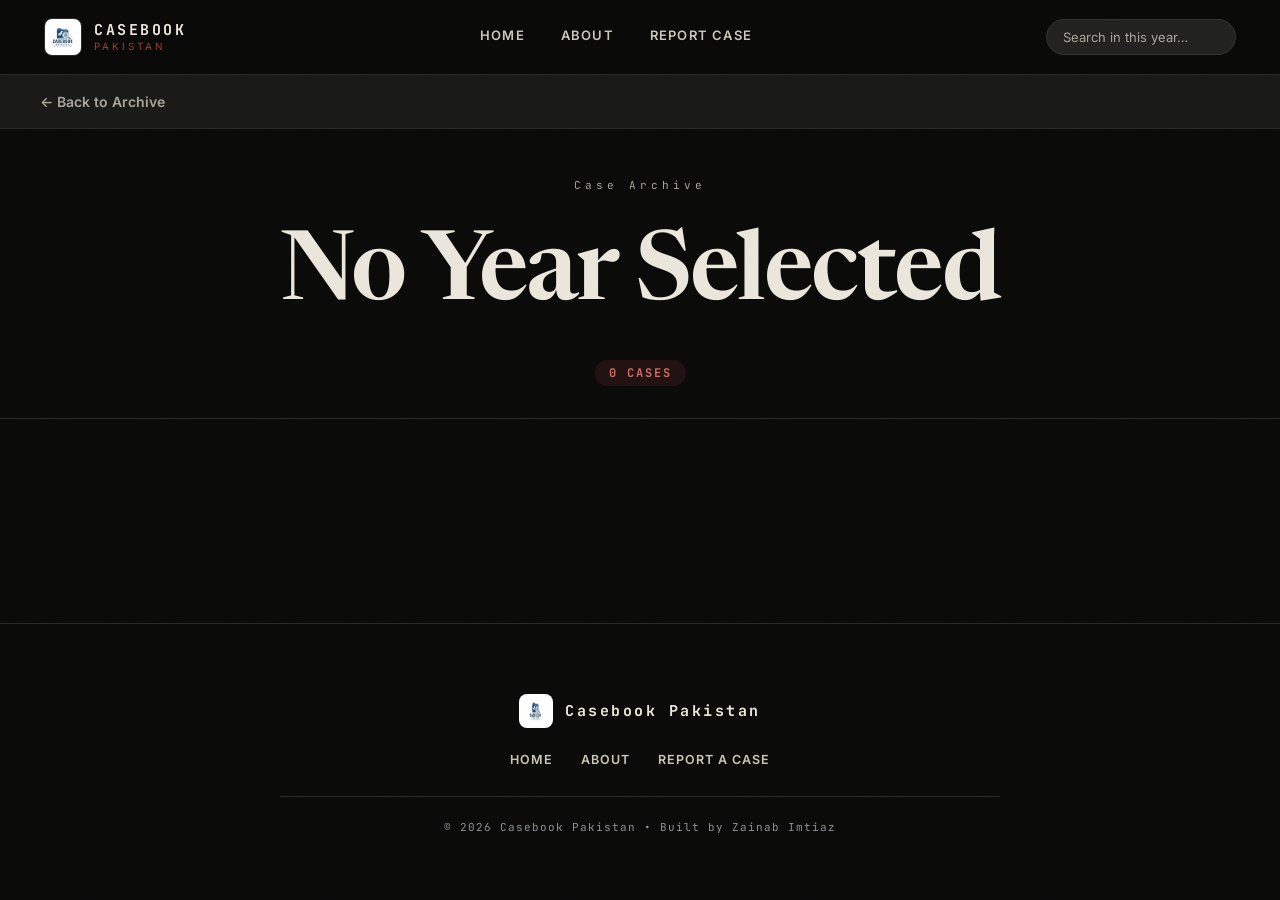
<file: yearcases.html>
<!DOCTYPE html>
<html lang="en">
<head>
    <meta charset="UTF-8">
    <meta name="viewport" content="width=device-width, initial-scale=1.0">
    <title>Casebook Pakistan | Cases by Year</title>
    <link rel="icon" type="image/png" href="images/logoCreator_imagetologo.jpg">
    <link rel="stylesheet" href="site.css">
    <style>
        .back-bar{ background:var(--bg-card); padding:14px 40px; border-bottom:1px solid var(--border-color); }
        .back-bar a{ color:var(--text-muted); font-size:14px; font-weight:600; }
        .back-bar a:hover{ color:var(--text-primary); }

        .year-hero{ background:var(--bg-body); border-bottom:1px solid var(--border-color); padding:3rem 2rem 2rem; text-align:center; }
        .year-hero .year-label{ font-family:var(--mono); font-size:11px; letter-spacing:4px; color:var(--text-muted); margin-bottom:8px; }
        .year-hero h1{ font-family:var(--serif); font-size:clamp(3rem,10vw,6rem); font-weight:600; color:var(--text-primary); letter-spacing:-.02em; margin-bottom:8px; }
        .count-badge{ display:inline-block; background:rgba(154,58,55,.16); color:#c96b64; font-family:var(--mono); font-size:12px; font-weight:700; letter-spacing:2px; padding:4px 14px; border-radius:999px; }

        .filter-bar{ display:flex; gap:8px; flex-wrap:wrap; margin-bottom:24px; }
        .filter-btn{ background:var(--bg-card); color:var(--text-secondary); border:1px solid var(--border-color); padding:6px 16px; border-radius:999px; font-size:12px; font-weight:600; letter-spacing:1px; cursor:pointer; font-family:var(--sans); transition:all .2s; }
        .filter-btn:hover, .filter-btn.active{ background:var(--red-bright); color:#fff; border-color:var(--red-bright); }
        .no-results{ color:var(--text-muted); text-align:center; padding:3rem; font-size:13px; letter-spacing:2px; }
    </style>
</head>
<body>

<header>
<div class="logo" onclick="window.location.href='index.html'">
<img src="images/logoCreator_imagetologo.jpg" alt="Casebook Pakistan Logo">
<div class="logo-text"><span>CASEBOOK</span><small>Pakistan</small></div>
</div>
<nav id="site-nav"><a href="index.html">Home</a><a href="about.html">About</a><a href="report.html">Report Case</a></nav>
<div class="right-side">
<input type="text" id="search-input" placeholder="Search in this year…">
</div>
</header>

<div class="back-bar"><a href="index.html">← Back to Archive</a></div>

<div class="year-hero">
<div class="year-label">Case Archive</div>
<h1 id="year-heading">—</h1>
<div class="count-badge" id="count-badge">0 CASES</div>
</div>

<div class="section">
<div class="filter-bar" id="filter-bar"></div>
<div class="cases-grid" id="year-cases-grid"></div>
</div>

<footer>
<div class="footer-container">
<div class="footer-brand"><img src="images/logoCreator_imagetologo.jpg" alt="Casebook Pakistan"><h2>Casebook Pakistan</h2></div>
<div class="footer-links"><a href="index.html">Home</a><a href="about.html">About</a><a href="report.html">Report a Case</a></div>
<div class="footer-bottom">© 2026 Casebook Pakistan • Built by Zainab Imtiaz</div>
</div>
</footer>

<script src="cases.js"></script>
<script>
(function() {
    var params = new URLSearchParams(window.location.search);
    var year = params.get('year');

    if (!year) {
        document.getElementById('year-heading').textContent = 'No Year Selected';
        return;
    }

    var yearCases = cases.filter(function(c) { return String(c.year) === year; });

    document.title = 'Casebook Pakistan | ' + year;
    document.getElementById('year-heading').textContent = year;
    document.getElementById('count-badge').textContent = yearCases.length + ' CASES';

    var cats = ['ALL'];
    yearCases.forEach(function(c) {
        if (c.category && cats.indexOf(c.category) === -1) cats.push(c.category);
    });

    var filterBar = document.getElementById('filter-bar');
    cats.forEach(function(cat, i) {
        var btn = document.createElement('button');
        btn.className = 'filter-btn' + (i === 0 ? ' active' : '');
        btn.textContent = cat;
        btn.addEventListener('click', function() {
            document.querySelectorAll('.filter-btn').forEach(function(b) { b.classList.remove('active'); });
            btn.classList.add('active');
            renderCards(cat === 'ALL' ? yearCases : yearCases.filter(function(c) { return c.category === cat; }));
        });
        filterBar.appendChild(btn);
    });

    document.getElementById('search-input').addEventListener('input', function() {
        var q = this.value.toLowerCase().trim();
        document.querySelectorAll('.filter-btn').forEach(function(b) { b.classList.remove('active'); });
        filterBar.querySelector('.filter-btn').classList.add('active');
        renderCards(!q ? yearCases : yearCases.filter(function(c) {
            return c.name.toLowerCase().includes(q) ||
                   c.category.toLowerCase().includes(q) ||
                   (c.location && c.location.toLowerCase().includes(q));
        }));
    });

    function makeCard(c) {
        return '<div class="case-card" onclick="window.location.href=\'case.html?id=' + c.id + '\'">' +
            '<div class="card-photo"><img src="' + c.image + '" alt="' + c.name + '" onerror="this.parentElement.style.background=\'var(--bg-sunken)\'"></div>' +
            '<div class="card-info">' +
                '<div class="card-case-num">CASE #' + String(c.id).padStart(3, '0') + '</div>' +
                '<div class="card-name">' + c.name + '</div>' +
                '<div class="card-charge">' + c.category + '</div>' +
                '<div class="card-location">📍 ' + c.location + '</div>' +
                '<span class="card-status">' + c.status + '</span>' +
            '</div>' +
        '</div>';
    }

    function renderCards(list) {
        var grid = document.getElementById('year-cases-grid');
        grid.innerHTML = list.length ? list.map(makeCard).join('') : '<div class="no-results">NO CASES MATCH YOUR FILTER.</div>';
    }

    renderCards(yearCases);
})();
</script>

</body>
</html>
</file>
<file: site.css>
/* =================================================================
   CASEBOOK PAKISTAN — UNIFIED DESIGN SYSTEM
   A digital documentary archive. Not a news site, not a blog.
   Palette: black / charcoal / dark gray / off-white / muted red / steel gray
   Type: Newsreader (display, editorial) + Inter (UI/body) + JetBrains Mono (data/case refs)
================================================================= */

@import url('https://fonts.googleapis.com/css2?family=Inter:wght@300;400;500;600;700;800&family=Newsreader:ital,opsz,wght@0,6..72,400;0,6..72,500;0,6..72,600;0,6..72,700;1,6..72,500&family=JetBrains+Mono:wght@400;500;600;700&display=swap');

:root{
    /* ---- palette (dark / default — the archive's true state) ---- */
    --black:#0a0a09;
    --charcoal:#121211;
    --charcoal-2:#191918;
    --charcoal-3:#212120;
    --steel:#4b4f54;
    --steel-soft:#8c9096;
    --off-white:#eae6dc;
    --off-white-dim:#a9a49a;
    --red:#7a2b2b;
    --red-bright:#9c3a37;
    --red-glow:rgba(154,58,55,.35);
    --line:#2a2a28;

    /* ---- semantic tokens (referenced throughout) ---- */
    --bg-body:var(--black);
    --bg-header:rgba(10,10,9,.86);
    --bg-card:var(--charcoal-2);
    --bg-card-raised:var(--charcoal-3);
    --bg-sunken:var(--charcoal);

    --text-primary:var(--off-white);
    --text-secondary:#cbc6ba;
    --text-muted:var(--off-white-dim);

    --border-color:var(--line);
    --shadow-color:rgba(0,0,0,.55);
    --card-hover-shadow:rgba(154,58,55,.15);

    --input-bg:var(--charcoal-3);
    --input-border:#33332f;
    --map-border:#2a2a28;
    --legend-bg:rgba(18,18,17,.92);
    --toggle-bg:var(--charcoal-3);
    --toggle-icon:var(--off-white);
    --ticker-text:var(--off-white-dim);

    --accent:var(--red-bright);

    --serif:'Newsreader',Georgia,'Times New Roman',serif;
    --sans:'Inter',-apple-system,BlinkMacSystemFont,sans-serif;
    --mono:'JetBrains Mono','Courier New',monospace;

    --grain-opacity:.05;
    --radius:18px;
    --radius-sm:10px;
    --shadow:0 20px 50px rgba(0,0,0,.45);
    --shadow-lift:0 30px 70px rgba(0,0,0,.6);
}

/* LIGHT / "PAPER ARCHIVE" MODE — an alternate reading of the same file,
   not a different product. Toggled via body.light-mode */
body.light-mode{
    --bg-body:#f2efe7;
    --bg-header:rgba(242,239,231,.9);
    --bg-card:#ffffff;
    --bg-card-raised:#fbfaf6;
    --bg-sunken:#eae6db;

    --text-primary:#181614;
    --text-secondary:#3c3833;
    --text-muted:#716b60;

    --border-color:#ddd6c8;
    --shadow-color:rgba(24,22,20,.10);
    --card-hover-shadow:rgba(122,43,43,.14);

    --input-bg:#ffffff;
    --input-border:#d8d1c2;
    --map-border:#d8d1c2;
    --legend-bg:rgba(255,255,255,.94);
    --toggle-bg:#eae6db;
    --toggle-icon:#181614;
    --ticker-text:#3c3833;

    --red-glow:rgba(122,43,43,.18);
}

/* ================= RESET / BASE ================= */

*{ box-sizing:border-box; margin:0; padding:0; }

html{ scroll-behavior:smooth; }

body{
    background:var(--bg-body);
    color:var(--text-primary);
    font-family:var(--sans);
    line-height:1.55;
    transition:background .4s ease,color .4s ease;
    position:relative;
    overflow-x:hidden;
}

/* film grain, present across the whole archive at low opacity */
body::before{
    content:"";
    position:fixed;
    inset:0;
    z-index:9000;
    pointer-events:none;
    opacity:var(--grain-opacity);
    background-image:url("data:image/svg+xml,%3Csvg xmlns='http://www.w3.org/2000/svg' width='120' height='120'%3E%3Cfilter id='n'%3E%3CfeTurbulence type='fractalNoise' baseFrequency='0.85' numOctaves='2' stitchTiles='stitch'/%3E%3C/filter%3E%3Crect width='100%25' height='100%25' filter='url(%23n)'/%3E%3C/svg%3E");
    mix-blend-mode:overlay;
}

a{ color:inherit; text-decoration:none; }
img{ max-width:100%; display:block; }
button, input, select, textarea{ font-family:inherit; }

::selection{ background:var(--red-bright); color:#fff; }

/* Focus visibility — accessible outline, styled to fit */
a:focus-visible, button:focus-visible, input:focus-visible,
select:focus-visible, textarea:focus-visible, [tabindex]:focus-visible{
    outline:2px solid var(--red-bright);
    outline-offset:3px;
    border-radius:4px;
}

@media (prefers-reduced-motion:reduce){
    *{ animation-duration:.001ms !important; animation-iteration-count:1 !important; transition-duration:.001ms !important; scroll-behavior:auto !important; }
}

/* ================= SCROLL REVEAL ================= */

.reveal, .reveal-target{
    opacity:0;
    transform:translateY(26px);
    transition:opacity .8s cubic-bezier(.16,1,.3,1), transform .8s cubic-bezier(.16,1,.3,1);
}
.reveal.show, .reveal-target.show{ opacity:1; transform:translateY(0); }
.hidden{ opacity:0; transform:translateY(26px); }

/* ================= HEADER ================= */

header{
    position:sticky;
    top:0;
    z-index:500;
    display:flex;
    align-items:center;
    justify-content:space-between;
    gap:24px;
    padding:18px 44px;
    background:var(--bg-header);
    backdrop-filter:blur(14px) saturate(140%);
    -webkit-backdrop-filter:blur(14px) saturate(140%);
    border-bottom:1px solid var(--border-color);
}

.logo{
    display:flex;
    align-items:center;
    gap:12px;
    cursor:pointer;
}
.logo img{
    width:38px;
    height:38px;
    border-radius:8px;
    object-fit:cover;
    border:1px solid var(--border-color);
}
.logo-text{
    display:flex;
    flex-direction:column;
    line-height:1.05;
}
.logo-text span{
    font-family:var(--mono);
    font-weight:700;
    font-size:15px;
    letter-spacing:2.5px;
    color:var(--text-primary);
}
.logo-text small{
    font-size:10px;
    letter-spacing:3px;
    color:var(--accent);
    text-transform:uppercase;
    margin-top:2px;
}

nav{
    display:flex;
    align-items:center;
    gap:36px;
}
nav a{
    font-size:13px;
    font-weight:600;
    letter-spacing:1.2px;
    text-transform:uppercase;
    color:var(--text-secondary);
    position:relative;
    padding-bottom:4px;
    transition:color .25s;
}
nav a::after{
    content:"";
    position:absolute;
    left:0; bottom:0;
    width:0; height:1px;
    background:var(--accent);
    transition:width .3s ease;
}
nav a:hover{ color:var(--text-primary); }
nav a:hover::after{ width:100%; }
nav a.nav-active{ color:var(--accent); }
nav a.nav-active::after{ width:100%; }

.right-side{
    display:flex;
    align-items:center;
    gap:14px;
}

#search-input{
    background:var(--input-bg);
    border:1px solid var(--input-border);
    color:var(--text-primary);
    padding:9px 16px;
    border-radius:999px;
    font-size:13px;
    width:190px;
    transition:.3s;
}
#search-input::placeholder{ color:var(--text-muted); }
#search-input:focus{
    outline:none;
    border-color:var(--accent);
    width:230px;
    box-shadow:0 0 0 4px var(--red-glow);
}

#themeToggle{
    background:var(--toggle-bg);
    border:1px solid var(--border-color);
    color:var(--toggle-icon);
    width:38px; height:38px;
    border-radius:50%;
    cursor:pointer;
    display:flex; align-items:center; justify-content:center;
    font-size:15px;
    transition:.25s;
}
#themeToggle:hover{ border-color:var(--accent); transform:rotate(15deg); }

.nav-toggle{
    display:none;
    flex-direction:column;
    gap:5px;
    background:none;
    border:none;
    cursor:pointer;
    padding:6px;
}
.nav-toggle span{
    width:22px; height:2px;
    background:var(--text-primary);
}

/* ================= TICKER ================= */

.ticker-bar{
    display:flex;
    align-items:center;
    background:var(--black);
    border-bottom:1px solid var(--border-color);
    overflow:hidden;
}
.ticker-label{
    flex-shrink:0;
    background:var(--red);
    color:#fff;
    font-family:var(--mono);
    font-size:11px;
    font-weight:700;
    letter-spacing:3px;
    padding:9px 18px;
}
.ticker-track{
    flex:1;
    overflow:hidden;
    white-space:nowrap;
    position:relative;
}
.ticker-inner{
    display:inline-block;
    padding-left:100%;
    font-family:var(--mono);
    font-size:12px;
    letter-spacing:.5px;
    color:var(--ticker-text);
    animation:ticker 38s linear infinite;
}
@keyframes ticker{
    from{ transform:translateX(0); }
    to{ transform:translateX(-100%); }
}

/* ================= HERO (cinematic opening) ================= */

.hero{
    position:relative;
    padding:130px 24px 90px;
    text-align:center;
    background:
        radial-gradient(ellipse 900px 500px at 50% -10%, rgba(122,43,43,.16), transparent 60%),
        linear-gradient(180deg, var(--black) 0%, var(--charcoal) 100%);
    border-bottom:1px solid var(--border-color);
    overflow:hidden;
}
.hero::after{
    /* slow vertical scan-line sweep, cinematic without being gimmicky */
    content:"";
    position:absolute;
    left:0; right:0; top:-40%;
    height:40%;
    background:linear-gradient(180deg, transparent, rgba(234,230,220,.035), transparent);
    animation:scan 14s ease-in-out infinite;
    pointer-events:none;
}
@keyframes scan{
    0%{ top:-40%; }
    50%{ top:100%; }
    100%{ top:100%; }
}

.hero-subtitle{
    font-family:var(--mono);
    font-size:12px;
    letter-spacing:5px;
    color:var(--accent);
    text-transform:uppercase;
    margin-bottom:26px;
    opacity:0;
    animation:fadeUp .9s .1s ease forwards;
}

.hero-title{
    font-family:var(--serif);
    font-size:clamp(38px,7vw,84px);
    font-weight:600;
    line-height:1.06;
    letter-spacing:-1.5px;
    color:var(--text-primary);
    max-width:1000px;
    margin:0 auto 30px;
    opacity:0;
    animation:fadeUp 1s .3s ease forwards;
}
.hero-title span{ color:var(--accent); font-style:italic; }

.hero-tagline{
    max-width:600px;
    margin:0 auto;
    font-size:17px;
    line-height:1.8;
    color:var(--text-secondary);
    opacity:0;
    animation:fadeUp 1s .55s ease forwards;
}

@keyframes fadeUp{
    from{ opacity:0; transform:translateY(18px); }
    to{ opacity:1; transform:translateY(0); }
}

.hero-divider{
    width:56px; height:2px;
    background:var(--accent);
    margin:44px auto;
    opacity:0;
    animation:fadeUp 1s .75s ease forwards;
}

/* ---- big centered search ---- */
.hero-search-wrap{
    max-width:640px;
    margin:0 auto 56px;
    opacity:0;
    animation:fadeUp 1s .85s ease forwards;
}
.hero-search-label{
    font-family:var(--mono);
    font-size:11px;
    letter-spacing:2.5px;
    color:var(--text-muted);
    text-transform:uppercase;
    margin-bottom:14px;
}
.hero-search-box{
    position:relative;
    display:flex;
    align-items:center;
    border:1px solid var(--border-color);
    background:var(--bg-card);
    border-radius:999px;
    padding:6px 8px 6px 26px;
    box-shadow:var(--shadow);
    transition:border-color .3s, box-shadow .3s;
}
.hero-search-box:focus-within{
    border-color:var(--accent);
    box-shadow:0 0 0 5px var(--red-glow);
}
#hero-search{
    flex:1;
    background:none;
    border:none;
    outline:none;
    color:var(--text-primary);
    font-size:17px;
    padding:12px 10px;
}
#hero-search::placeholder{ color:var(--text-muted); }
.hero-search-btn{
    flex-shrink:0;
    width:44px; height:44px;
    border-radius:50%;
    border:none;
    background:var(--red-bright);
    color:#fff;
    display:flex; align-items:center; justify-content:center;
    cursor:pointer;
    transition:.25s;
}
.hero-search-btn:hover{ background:var(--red); transform:scale(1.06); }
.hero-search-hint{
    margin-top:14px;
    font-size:12px;
    color:var(--text-muted);
    letter-spacing:.3px;
}
.hero-search-hint b{ color:var(--text-secondary); font-weight:600; }

/* ---- stats ---- */
.stats-row{
    display:grid;
    grid-template-columns:repeat(4,1fr);
    gap:1px;
    max-width:900px;
    margin:0 auto;
    background:var(--border-color);
    border:1px solid var(--border-color);
    border-radius:var(--radius);
    overflow:hidden;
    opacity:0;
    animation:fadeUp 1s 1s ease forwards;
}
.stat-box{
    background:var(--bg-card);
    padding:30px 14px;
    text-align:center;
}
.stat-box-alert .stat-num{ color:var(--accent); }
.stat-num{
    font-family:var(--serif);
    font-size:42px;
    font-weight:600;
    color:var(--text-primary);
    font-variant-numeric:tabular-nums;
}
.stat-label{
    margin-top:8px;
    font-size:10.5px;
    letter-spacing:1.6px;
    color:var(--text-muted);
    text-transform:uppercase;
}

.scroll-cue{
    display:flex;
    flex-direction:column;
    align-items:center;
    gap:8px;
    margin:60px auto 0;
    width:fit-content;
    color:var(--text-muted);
    font-size:11px;
    letter-spacing:2px;
    text-transform:uppercase;
    animation:bob 2.4s ease-in-out infinite;
}
@keyframes bob{
    0%,100%{ transform:translateY(0); }
    50%{ transform:translateY(6px); }
}

/* ================= SECTION SHELL ================= */

.section{
    padding:90px 6vw;
    max-width:1360px;
    margin:0 auto;
}
.section-label{
    font-family:var(--mono);
    font-size:11.5px;
    letter-spacing:3px;
    color:var(--accent);
    text-transform:uppercase;
    text-align:center;
    margin-bottom:48px;
}
.section-heading-lg{
    font-family:var(--serif);
    font-size:clamp(28px,4vw,44px);
    font-weight:600;
    text-align:center;
    max-width:700px;
    margin:-30px auto 50px;
    color:var(--text-primary);
}

/* ================= FEATURED STORY ================= */

.featured-wrap{
    display:grid;
    grid-template-columns:1.1fr 1fr;
    gap:0;
    background:var(--bg-card);
    border:1px solid var(--border-color);
    border-radius:var(--radius);
    overflow:hidden;
    box-shadow:var(--shadow);
}
.featured-media{
    position:relative;
    min-height:440px;
    background-size:cover;
    background-position:center;
}
.featured-media::after{
    content:"";
    position:absolute; inset:0;
    background:linear-gradient(180deg, transparent 40%, rgba(0,0,0,.75) 100%);
}
.featured-tag{
    position:absolute;
    top:24px; left:24px;
    z-index:2;
    background:var(--red-bright);
    color:#fff;
    font-family:var(--mono);
    font-size:10.5px;
    letter-spacing:2px;
    padding:6px 14px;
    border-radius:999px;
    text-transform:uppercase;
}
.featured-quote{
    position:absolute;
    bottom:24px; left:24px; right:24px;
    z-index:2;
    color:#fff;
    font-family:var(--serif);
    font-style:italic;
    font-size:19px;
    line-height:1.5;
}
.featured-body{
    padding:48px 46px;
    display:flex;
    flex-direction:column;
    justify-content:center;
}
.featured-meta{
    display:flex;
    gap:14px;
    flex-wrap:wrap;
    font-family:var(--mono);
    font-size:11.5px;
    letter-spacing:1.5px;
    color:var(--text-muted);
    text-transform:uppercase;
    margin-bottom:18px;
}
.featured-meta span{ color:var(--accent); }
.featured-body h2{
    font-family:var(--serif);
    font-size:34px;
    font-weight:600;
    color:var(--text-primary);
    margin-bottom:16px;
    line-height:1.15;
}
.featured-body p{
    color:var(--text-secondary);
    font-size:15.5px;
    line-height:1.85;
    margin-bottom:28px;
}
.featured-btn{
    display:inline-flex;
    align-items:center;
    gap:10px;
    align-self:flex-start;
    background:transparent;
    border:1px solid var(--accent);
    color:var(--text-primary);
    padding:14px 26px;
    border-radius:999px;
    font-size:13px;
    font-weight:600;
    letter-spacing:1px;
    text-transform:uppercase;
    transition:.3s;
}
.featured-btn:hover{ background:var(--red-bright); border-color:var(--red-bright); transform:translateX(4px); }

/* ================= CATEGORIES ================= */

.category-grid{
    display:grid;
    grid-template-columns:repeat(auto-fit,minmax(220px,1fr));
    gap:18px;
}
.category-card{
    position:relative;
    background:var(--bg-card);
    border:1px solid var(--border-color);
    border-radius:var(--radius);
    padding:30px 26px;
    cursor:pointer;
    overflow:hidden;
    transition:transform .35s cubic-bezier(.16,1,.3,1), border-color .35s;
}
.category-card::before{
    content:"";
    position:absolute; inset:0;
    background:radial-gradient(circle at 30% 20%, var(--red-glow), transparent 60%);
    opacity:0;
    transition:opacity .35s;
}
.category-card:hover{
    transform:translateY(-6px);
    border-color:var(--accent);
    box-shadow:var(--shadow-lift);
}
.category-card:hover::before{ opacity:1; }
.category-icon{
    width:44px; height:44px;
    border-radius:12px;
    background:var(--bg-sunken);
    border:1px solid var(--border-color);
    display:flex; align-items:center; justify-content:center;
    color:var(--accent);
    margin-bottom:20px;
    position:relative; z-index:1;
}
.category-card h3{
    font-family:var(--serif);
    font-size:20px;
    font-weight:600;
    color:var(--text-primary);
    margin-bottom:6px;
    position:relative; z-index:1;
}
.category-card p{
    font-size:12.5px;
    color:var(--text-muted);
    letter-spacing:.5px;
    position:relative; z-index:1;
}
.category-count{
    display:block;
    margin-top:14px;
    font-family:var(--mono);
    font-size:11px;
    color:var(--accent);
    letter-spacing:1.5px;
    position:relative; z-index:1;
}

/* ================= DASHBOARD / TABLE ================= */

.dashboard-panel{
    max-width:1100px;
    margin:0 auto;
    background:var(--bg-card);
    border:1px solid var(--border-color);
    border-radius:var(--radius);
    box-shadow:var(--shadow);
    overflow:hidden;
}
.dashboard-head{
    display:flex;
    align-items:center;
    justify-content:space-between;
    flex-wrap:wrap;
    gap:16px;
    padding:26px 32px;
    border-bottom:1px solid var(--border-color);
}
.dashboard-eyebrow{
    font-family:var(--mono);
    font-size:11px;
    letter-spacing:2px;
    color:var(--text-muted);
    text-transform:uppercase;
}
.dashboard-filters{ display:flex; gap:8px; }
.dash-filter{
    background:var(--bg-sunken);
    border:1px solid var(--border-color);
    color:var(--text-secondary);
    padding:8px 18px;
    border-radius:999px;
    font-size:12px;
    font-weight:600;
    letter-spacing:.5px;
    cursor:pointer;
    transition:.25s;
}
.dash-filter:hover{ border-color:var(--accent); }
.dash-filter.active{ background:var(--red-bright); border-color:var(--red-bright); color:#fff; }
.dashboard-count{ font-size:12px; color:var(--text-muted); }
.dashboard-wrap{ overflow-x:auto; }
.dashboard-table{ width:100%; border-collapse:collapse; }
.dashboard-table thead th{
    text-align:left;
    font-family:var(--mono);
    font-size:10.5px;
    letter-spacing:1.5px;
    text-transform:uppercase;
    color:var(--text-muted);
    padding:14px 32px;
    border-bottom:1px solid var(--border-color);
}
.dash-row{
    cursor:pointer;
    transition:background .2s;
}
.dash-row:hover{ background:var(--bg-sunken); }
.dash-row td{
    padding:18px 32px;
    border-bottom:1px solid var(--border-color);
    font-size:14px;
    color:var(--text-secondary);
}
.dash-name{ color:var(--text-primary); font-weight:600; }
.dash-case-num{
    font-family:var(--mono);
    color:var(--text-muted);
    font-size:11.5px;
    margin-right:10px;
}
.dash-pill{
    display:inline-block;
    padding:4px 12px;
    border-radius:999px;
    font-size:10.5px;
    font-weight:700;
    letter-spacing:1px;
    text-transform:uppercase;
}
.dash-pill-unresolved{ background:rgba(154,58,55,.18); color:#c96b64; }
.dash-pill-resolved{ background:rgba(140,150,140,.15); color:#a9b4a7; }
.dash-pill-other{ background:rgba(140,144,150,.15); color:var(--steel-soft); }
.dash-empty{ text-align:center; padding:50px; color:var(--text-muted); }
@media(max-width:640px){ .col-hide-sm{ display:none; } }

/* ================= TIMELINE (browse by year) ================= */

.timeline{
    position:relative;
    padding:20px 0 10px;
}
.timeline-line{
    position:absolute;
    left:0; right:0; top:52px;
    height:1px;
    background:linear-gradient(90deg,transparent,var(--border-color) 8%,var(--border-color) 92%,transparent);
}
#timeline-dots{
    display:flex;
    gap:0;
    overflow-x:auto;
    padding:0 4px 20px;
    scrollbar-width:thin;
}
.year-dot{
    flex:0 0 auto;
    min-width:120px;
    text-align:center;
    padding:0 22px;
    cursor:pointer;
    position:relative;
}
.year-dot .dot{
    width:11px; height:11px;
    border-radius:50%;
    background:var(--bg-sunken);
    border:2px solid var(--steel);
    margin:0 auto 16px;
    position:relative;
    z-index:2;
    transition:.3s;
}
.year-dot:hover .dot{ border-color:var(--accent); }
.year-dot.active .dot{
    background:var(--red-bright);
    border-color:var(--red-bright);
    box-shadow:0 0 0 6px var(--red-glow);
}
.year-num{
    font-family:var(--serif);
    font-size:20px;
    font-weight:600;
    color:var(--text-muted);
    transition:.3s;
}
.year-dot.active .year-num, .year-dot:hover .year-num{ color:var(--text-primary); }
.year-count{
    font-family:var(--mono);
    font-size:10px;
    letter-spacing:1px;
    color:var(--text-muted);
    margin-top:4px;
    text-transform:uppercase;
}

.cases-grid{
    display:grid;
    grid-template-columns:repeat(auto-fill,minmax(260px,1fr));
    gap:24px;
    margin-top:20px;
}
.case-card{
    background:var(--bg-card);
    border:1px solid var(--border-color);
    border-radius:var(--radius);
    overflow:hidden;
    cursor:pointer;
    transition:transform .35s cubic-bezier(.16,1,.3,1), border-color .35s, box-shadow .35s;
}
.case-card:hover{
    transform:translateY(-8px);
    border-color:var(--accent);
    box-shadow:var(--shadow-lift);
}
.card-photo{
    height:190px;
    background:var(--bg-sunken);
    overflow:hidden;
}
.card-photo img{
    width:100%; height:100%;
    object-fit:cover;
    filter:grayscale(35%) contrast(1.05);
    transition:filter .4s, transform .5s;
}
.case-card:hover .card-photo img{ filter:grayscale(0%); transform:scale(1.05); }
.card-info{ padding:22px 22px 26px; }
.card-case-num{
    font-family:var(--mono);
    font-size:10.5px;
    color:var(--accent);
    letter-spacing:1.5px;
    margin-bottom:10px;
}
.card-name{
    font-family:var(--serif);
    font-size:19px;
    font-weight:600;
    color:var(--text-primary);
    margin-bottom:6px;
}
.card-charge{
    font-size:12.5px;
    color:var(--text-muted);
    text-transform:uppercase;
    letter-spacing:1px;
    margin-bottom:8px;
}
.card-location{
    font-size:13px;
    color:var(--text-secondary);
    margin-bottom:16px;
}
.card-status{
    display:inline-block;
    padding:5px 13px;
    border-radius:999px;
    font-size:10px;
    font-weight:700;
    letter-spacing:1px;
    text-transform:uppercase;
    background:rgba(154,58,55,.16);
    color:#c96b64;
    border:1px solid rgba(154,58,55,.3);
}

/* ================= MAP ================= */

#map{
    height:520px;
    border-radius:var(--radius);
    border:1px solid var(--map-border);
    filter:saturate(.75) contrast(1.05);
}
.map-popup{ font-family:var(--sans); min-width:170px; }
.popup-city{
    font-family:var(--mono);
    font-size:10px;
    letter-spacing:1.5px;
    color:#9c3a37;
    text-transform:uppercase;
    margin-bottom:4px;
}
.popup-case{ font-size:10.5px; color:#6b7280; margin-bottom:4px; }
.popup-name{ font-family:var(--serif); font-weight:600; font-size:16px; color:#181614; margin-bottom:2px; }
.popup-charge{ font-size:12px; color:#4b4640; margin-bottom:10px; }
.popup-btn{
    display:inline-block;
    font-size:11.5px;
    font-weight:700;
    color:#7a2b2b;
    letter-spacing:.5px;
}
.map-legend{
    background:var(--legend-bg);
    border:1px solid var(--border-color);
    border-radius:12px;
    padding:12px 16px;
    font-size:11.5px;
    color:var(--text-secondary);
    backdrop-filter:blur(6px);
}
.legend-item{ display:flex; align-items:center; gap:8px; margin:4px 0; }
.legend-dot{ width:9px; height:9px; border-radius:50%; display:inline-block; }
.leaflet-popup-content-wrapper{ border-radius:12px; }

/* ================= QUOTE / CALL TO REMEMBER ================= */

.quote-band{
    position:relative;
    padding:110px 24px;
    text-align:center;
    background:linear-gradient(180deg, var(--charcoal), var(--black));
    border-top:1px solid var(--border-color);
    border-bottom:1px solid var(--border-color);
    overflow:hidden;
}
.quote-mark{
    font-family:var(--serif);
    font-size:90px;
    color:var(--red);
    opacity:.5;
    line-height:1;
    margin-bottom:10px;
}
.quote-band p{
    font-family:var(--serif);
    font-style:italic;
    font-size:clamp(22px,3.2vw,36px);
    line-height:1.5;
    max-width:850px;
    margin:0 auto 26px;
    color:var(--text-primary);
}
.quote-band span{
    font-family:var(--mono);
    font-size:11.5px;
    letter-spacing:2.5px;
    text-transform:uppercase;
    color:var(--text-muted);
}

.remember-cta{
    text-align:center;
    padding:100px 24px 120px;
}
.remember-cta h2{
    font-family:var(--serif);
    font-size:clamp(28px,4vw,46px);
    font-weight:600;
    max-width:640px;
    margin:0 auto 20px;
    color:var(--text-primary);
}
.remember-cta p{
    max-width:520px;
    margin:0 auto 36px;
    color:var(--text-secondary);
    line-height:1.8;
}
.remember-actions{ display:flex; gap:16px; justify-content:center; flex-wrap:wrap; }
.btn-primary, .btn-secondary{
    display:inline-flex;
    align-items:center;
    gap:10px;
    padding:16px 32px;
    border-radius:999px;
    font-size:13.5px;
    font-weight:700;
    letter-spacing:1px;
    text-transform:uppercase;
    transition:.3s;
}
.btn-primary{ background:var(--red-bright); color:#fff; border:1px solid var(--red-bright); }
.btn-primary:hover{ background:var(--red); transform:translateY(-3px); box-shadow:var(--shadow-lift); }
.btn-secondary{ background:transparent; color:var(--text-primary); border:1px solid var(--border-color); }
.btn-secondary:hover{ border-color:var(--accent); transform:translateY(-3px); }

/* ================= FOOTER ================= */

footer{
    background:var(--black);
    border-top:1px solid var(--border-color);
    padding:70px 24px 34px;
}
.footer-container{
    max-width:720px;
    margin:0 auto;
    text-align:center;
}
.footer-brand{
    display:flex;
    align-items:center;
    justify-content:center;
    gap:12px;
    margin-bottom:22px;
}
.footer-brand img{ width:34px; height:34px; border-radius:8px; }
.footer-brand h2{
    font-family:var(--mono);
    font-size:15px;
    letter-spacing:2.5px;
    color:var(--text-primary);
}
.footer-description{
    color:var(--text-muted);
    font-size:14px;
    line-height:1.8;
    margin-bottom:26px;
}
.footer-links{
    display:flex;
    justify-content:center;
    gap:28px;
    margin-bottom:26px;
}
.footer-links a{
    font-size:12.5px;
    font-weight:600;
    letter-spacing:1px;
    text-transform:uppercase;
    color:var(--text-secondary);
    transition:.25s;
}
.footer-links a:hover{ color:var(--accent); }
.footer-note{
    font-size:11.5px;
    color:var(--text-muted);
    line-height:1.7;
    max-width:520px;
    margin:0 auto 22px;
}
.footer-bottom{
    font-family:var(--mono);
    font-size:11px;
    letter-spacing:1px;
    color:var(--steel-soft);
    padding-top:22px;
    border-top:1px solid var(--border-color);
}

/* ================= CASE PAGE (app.js output) ================= */

.container{ min-height:60vh; }

.case-hero{
    position:relative;
    min-height:78vh;
    display:flex;
    align-items:flex-end;
    overflow:hidden;
}
.case-hero-media{
    position:absolute; inset:0;
    background-size:cover;
    background-position:center;
    filter:grayscale(25%) contrast(1.05);
    transform:scale(1.04);
}
.case-hero-scrim{
    position:absolute; inset:0;
    background:linear-gradient(0deg, var(--black) 4%, rgba(10,10,9,.55) 55%, rgba(10,10,9,.2) 100%);
}
.case-hero-inner{
    position:relative;
    z-index:2;
    width:min(1100px,90%);
    margin:0 auto;
    padding-bottom:64px;
}
.hero-back{
    display:inline-flex;
    align-items:center;
    gap:8px;
    color:var(--off-white-dim);
    font-size:12.5px;
    font-weight:600;
    letter-spacing:1px;
    text-transform:uppercase;
    margin-bottom:34px;
    transition:.25s;
}
.hero-back:hover{ color:#fff; gap:12px; }
.case-number{
    font-family:var(--mono);
    font-size:12px;
    letter-spacing:2.5px;
    color:var(--accent);
    text-transform:uppercase;
    margin-bottom:16px;
}
.case-hero-inner h1{
    font-family:var(--serif);
    font-size:clamp(34px,6vw,68px);
    font-weight:600;
    color:#fff;
    line-height:1.05;
    letter-spacing:-1px;
    margin-bottom:18px;
}
.case-status{
    display:inline-block;
    padding:6px 16px;
    border-radius:999px;
    font-family:var(--mono);
    font-size:11px;
    font-weight:700;
    letter-spacing:1.5px;
    text-transform:uppercase;
    background:rgba(140,150,140,.18);
    color:#b6c0b4;
    margin-bottom:16px;
}
.case-status.status-live{
    background:rgba(154,58,55,.22);
    color:#d98e88;
    box-shadow:0 0 0 1px rgba(154,58,55,.4);
}
.hero-subtitle{
    color:var(--off-white-dim);
    font-size:14.5px;
    letter-spacing:.5px;
}

.quick-facts-wrap{
    width:min(1100px,90%);
    margin:-46px auto 0;
    position:relative;
    z-index:3;
}
.quick-facts{
    display:grid;
    grid-template-columns:repeat(4,1fr);
    gap:1px;
    background:var(--border-color);
    border:1px solid var(--border-color);
    border-radius:var(--radius);
    overflow:hidden;
    box-shadow:var(--shadow-lift);
}
.fact-card{
    background:var(--bg-card);
    padding:24px 20px;
}
.fact-icon{ color:var(--accent); margin-bottom:10px; }
.fact-card h4{
    font-family:var(--mono);
    font-size:10px;
    letter-spacing:1.5px;
    text-transform:uppercase;
    color:var(--text-muted);
    margin-bottom:6px;
}
.fact-card p{ font-size:15px; font-weight:600; color:var(--text-primary); }

.case-nav{
    display:flex;
    justify-content:center;
    gap:32px;
    flex-wrap:wrap;
    padding:34px 24px;
    border-bottom:1px solid var(--border-color);
    margin-bottom:20px;
    position:sticky;
    top:76px;
    background:var(--bg-body);
    z-index:100;
}
.case-nav a{
    font-size:12px;
    font-weight:600;
    letter-spacing:1.5px;
    text-transform:uppercase;
    color:var(--text-muted);
    transition:.25s;
}
.case-nav a:hover{ color:var(--accent); }

.section-editorial{
    width:min(760px,90%);
    margin:80px auto;
}
.eyebrow-mini{
    font-family:var(--mono);
    font-size:11px;
    letter-spacing:2.5px;
    color:var(--accent);
    text-transform:uppercase;
    margin-bottom:18px;
    text-align:center;
}
.eyebrow-mini-dark{ color:var(--red-bright); }
.editorial-text{
    font-family:var(--serif);
    font-size:22px;
    line-height:1.75;
    color:var(--text-primary);
    text-align:center;
}

.full-bleed{
    background:var(--charcoal);
    border-top:1px solid var(--border-color);
    border-bottom:1px solid var(--border-color);
    padding:90px 24px;
}
.panel-inner{ width:min(900px,92%); margin:0 auto; }
.panel-heading{
    font-family:var(--serif);
    font-size:clamp(24px,3.4vw,36px);
    font-weight:600;
    text-align:center;
    color:var(--text-primary);
    margin-bottom:54px;
}

.timeline-case{
    position:relative;
    padding-left:36px;
}
.timeline-case::before{
    content:"";
    position:absolute;
    left:9px; top:6px; bottom:6px;
    width:2px;
    background:var(--border-color);
}
.timeline-case::after{
    content:"";
    position:absolute;
    left:9px; top:6px;
    width:2px;
    height:var(--progress,0%);
    background:var(--red-bright);
    transition:height .1s linear;
}
.timeline-item{ position:relative; padding-bottom:44px; }
.timeline-item:last-child{ padding-bottom:0; }
.timeline-dot{
    position:absolute;
    left:-36px; top:4px;
    width:20px; height:20px;
    border-radius:50%;
    background:var(--bg-sunken);
    border:2px solid var(--steel);
}
.timeline-dot-current{
    background:var(--red-bright);
    border-color:var(--red-bright);
    box-shadow:0 0 0 6px var(--red-glow);
}
.timeline-date{
    font-family:var(--mono);
    font-size:11.5px;
    letter-spacing:1.5px;
    color:var(--accent);
    text-transform:uppercase;
    margin-bottom:8px;
}
.timeline-content h3{
    font-family:var(--serif);
    font-size:20px;
    font-weight:600;
    color:var(--text-primary);
    margin-bottom:8px;
}
.timeline-content p{ color:var(--text-secondary); font-size:14.5px; line-height:1.75; }

.content-grid.highlight-grid{
    width:min(950px,92%);
    margin:80px auto;
    display:grid;
    grid-template-columns:1fr auto 1fr;
    gap:28px;
    align-items:stretch;
}
.highlight{
    background:var(--bg-card);
    border:1px solid var(--border-color);
    border-radius:var(--radius);
    padding:34px;
}
.highlight.red{ border-color:rgba(154,58,55,.35); }
.highlight.blue{ border-color:rgba(140,150,140,.3); }
.highlight-icon{ color:var(--accent); margin-bottom:16px; }
.highlight h3{
    font-family:var(--mono);
    font-size:11px;
    letter-spacing:2px;
    text-transform:uppercase;
    color:var(--text-muted);
    margin-bottom:12px;
}
.highlight p{ color:var(--text-secondary); font-size:15px; line-height:1.8; }
.vs-divider{
    align-self:center;
    font-family:var(--mono);
    font-size:12px;
    color:var(--steel-soft);
    letter-spacing:1px;
}

.editorial-grid{
    width:min(950px,92%);
    margin:80px auto;
    display:grid;
    grid-template-columns:1fr 1fr;
    gap:40px;
}
.editorial-col h2{
    font-family:var(--serif);
    font-size:22px;
    font-weight:600;
    color:var(--text-primary);
    margin-bottom:16px;
}
.editorial-col p{ color:var(--text-secondary); font-size:15px; line-height:1.85; }

.section-block{
    width:min(900px,92%);
    margin:90px auto;
}
.section-heading{
    font-family:var(--serif);
    font-size:clamp(24px,3.4vw,32px);
    font-weight:600;
    text-align:center;
    color:var(--text-primary);
    margin-bottom:50px;
}
.exhibit-list{ display:flex; flex-direction:column; gap:1px; background:var(--border-color); border:1px solid var(--border-color); border-radius:var(--radius); overflow:hidden; }
.exhibit-row{ display:flex; gap:24px; background:var(--bg-card); padding:30px 32px; }
.exhibit-num{
    font-family:var(--mono);
    font-size:22px;
    font-weight:700;
    color:var(--steel);
    flex-shrink:0;
}
.exhibit-body h3{
    font-family:var(--serif);
    font-size:19px;
    font-weight:600;
    color:var(--text-primary);
    margin-bottom:8px;
}
.exhibit-body p{ color:var(--text-secondary); font-size:14.5px; line-height:1.8; margin-bottom:12px; }
.investigation-btn{
    display:inline-block;
    font-size:12px;
    font-weight:700;
    letter-spacing:.5px;
    color:var(--accent);
    border-bottom:1px solid var(--accent);
    padding-bottom:2px;
}

.questions-panel .question-list{ display:flex; flex-direction:column; gap:26px; }
.question-row{
    display:flex;
    gap:20px;
    align-items:flex-start;
    padding-bottom:26px;
    border-bottom:1px solid var(--border-color);
}
.question-row:last-child{ border-bottom:none; padding-bottom:0; }
.question-mark{
    font-family:var(--mono);
    font-weight:700;
    font-size:14px;
    color:var(--red-bright);
    flex-shrink:0;
}
.question-row p{ font-family:var(--serif); font-size:19px; line-height:1.6; color:var(--text-primary); }

.status-strip{
    width:min(950px,92%);
    margin:90px auto;
}
.status-strip-grid{
    display:grid;
    grid-template-columns:repeat(5,1fr);
    gap:1px;
    background:var(--border-color);
    border:1px solid var(--border-color);
    border-radius:var(--radius);
    overflow:hidden;
}
.status-cell{ background:var(--bg-card); padding:24px 18px; text-align:center; }
.status-cell span{
    display:block;
    font-family:var(--mono);
    font-size:10px;
    letter-spacing:1.5px;
    text-transform:uppercase;
    color:var(--text-muted);
    margin-bottom:8px;
}
.status-cell strong{ font-size:14px; color:var(--text-primary); font-weight:600; }

.sources-footnotes{
    width:min(760px,92%);
    margin:90px auto;
}
.footnote-list{ display:flex; flex-direction:column; gap:14px; }
.footnote-item{
    display:flex;
    gap:14px;
    padding:16px 20px;
    background:var(--bg-card);
    border:1px solid var(--border-color);
    border-radius:12px;
    font-size:13.5px;
    color:var(--text-secondary);
    transition:.25s;
}
.footnote-item span{ font-family:var(--mono); color:var(--accent); }
.footnote-item:hover{ border-color:var(--accent); color:var(--text-primary); }

.case-cta{
    text-align:center;
    width:min(760px,92%);
    margin:100px auto;
    padding:70px 30px;
    background:linear-gradient(160deg, var(--charcoal), var(--charcoal-2));
    border:1px solid var(--border-color);
    border-radius:24px;
}
.case-cta-eyebrow{
    display:block;
    font-family:var(--mono);
    font-size:11px;
    letter-spacing:2.5px;
    color:var(--text-muted);
    text-transform:uppercase;
    margin-bottom:16px;
}
.case-cta h2{
    font-family:var(--serif);
    font-size:clamp(24px,3.5vw,32px);
    font-weight:600;
    color:var(--text-primary);
    margin-bottom:14px;
}
.case-cta p{ color:var(--text-secondary); max-width:460px; margin:0 auto 30px; line-height:1.8; }
.cta-btn-gold{
    display:inline-block;
    background:var(--red-bright);
    color:#fff;
    padding:15px 30px;
    border-radius:999px;
    font-size:13.5px;
    font-weight:700;
    letter-spacing:.6px;
    transition:.3s;
}
.cta-btn-gold:hover{ background:var(--red); transform:translateY(-3px); box-shadow:var(--shadow-lift); }

.related-grid{
    display:grid;
    grid-template-columns:repeat(4,1fr);
    gap:20px;
}
.related-card{
    background:var(--bg-card);
    border:1px solid var(--border-color);
    border-radius:16px;
    overflow:hidden;
    transition:.3s;
}
.related-card:hover{ transform:translateY(-6px); border-color:var(--accent); }
.related-card img{ height:120px; width:100%; object-fit:cover; filter:grayscale(30%); }
.related-info{ padding:16px; }
.related-info h3{ font-family:var(--serif); font-size:15px; color:var(--text-primary); margin-bottom:4px; }
.related-info p{ font-size:11.5px; color:var(--text-muted); }

.back-btn{
    display:inline-block;
    margin-top:20px;
    padding:12px 26px;
    border:1px solid var(--border-color);
    border-radius:999px;
    color:var(--text-primary);
    font-size:13px;
}

/* ================= RESPONSIVE ================= */

@media(max-width:1000px){
    nav{ display:none; }
    .nav-toggle{ display:flex; }
    header{ padding:16px 20px; }
    .featured-wrap{ grid-template-columns:1fr; }
    .content-grid.highlight-grid{ grid-template-columns:1fr; }
    .vs-divider{ display:none; }
    .editorial-grid{ grid-template-columns:1fr; }
    .related-grid{ grid-template-columns:repeat(2,1fr); }
    .status-strip-grid{ grid-template-columns:repeat(2,1fr); }
    .stats-row{ grid-template-columns:repeat(2,1fr); }
    .quick-facts{ grid-template-columns:repeat(2,1fr); }
}

@media(max-width:640px){
    .hero{ padding:100px 18px 60px; }
    .section{ padding:64px 5vw; }
    #search-input{ display:none; }
    .dashboard-head{ flex-direction:column; align-items:flex-start; }
    .related-grid{ grid-template-columns:1fr; }
    .exhibit-row{ flex-direction:column; gap:10px; }
    .case-nav{ gap:18px; top:64px; overflow-x:auto; justify-content:flex-start; }
}
</file>
